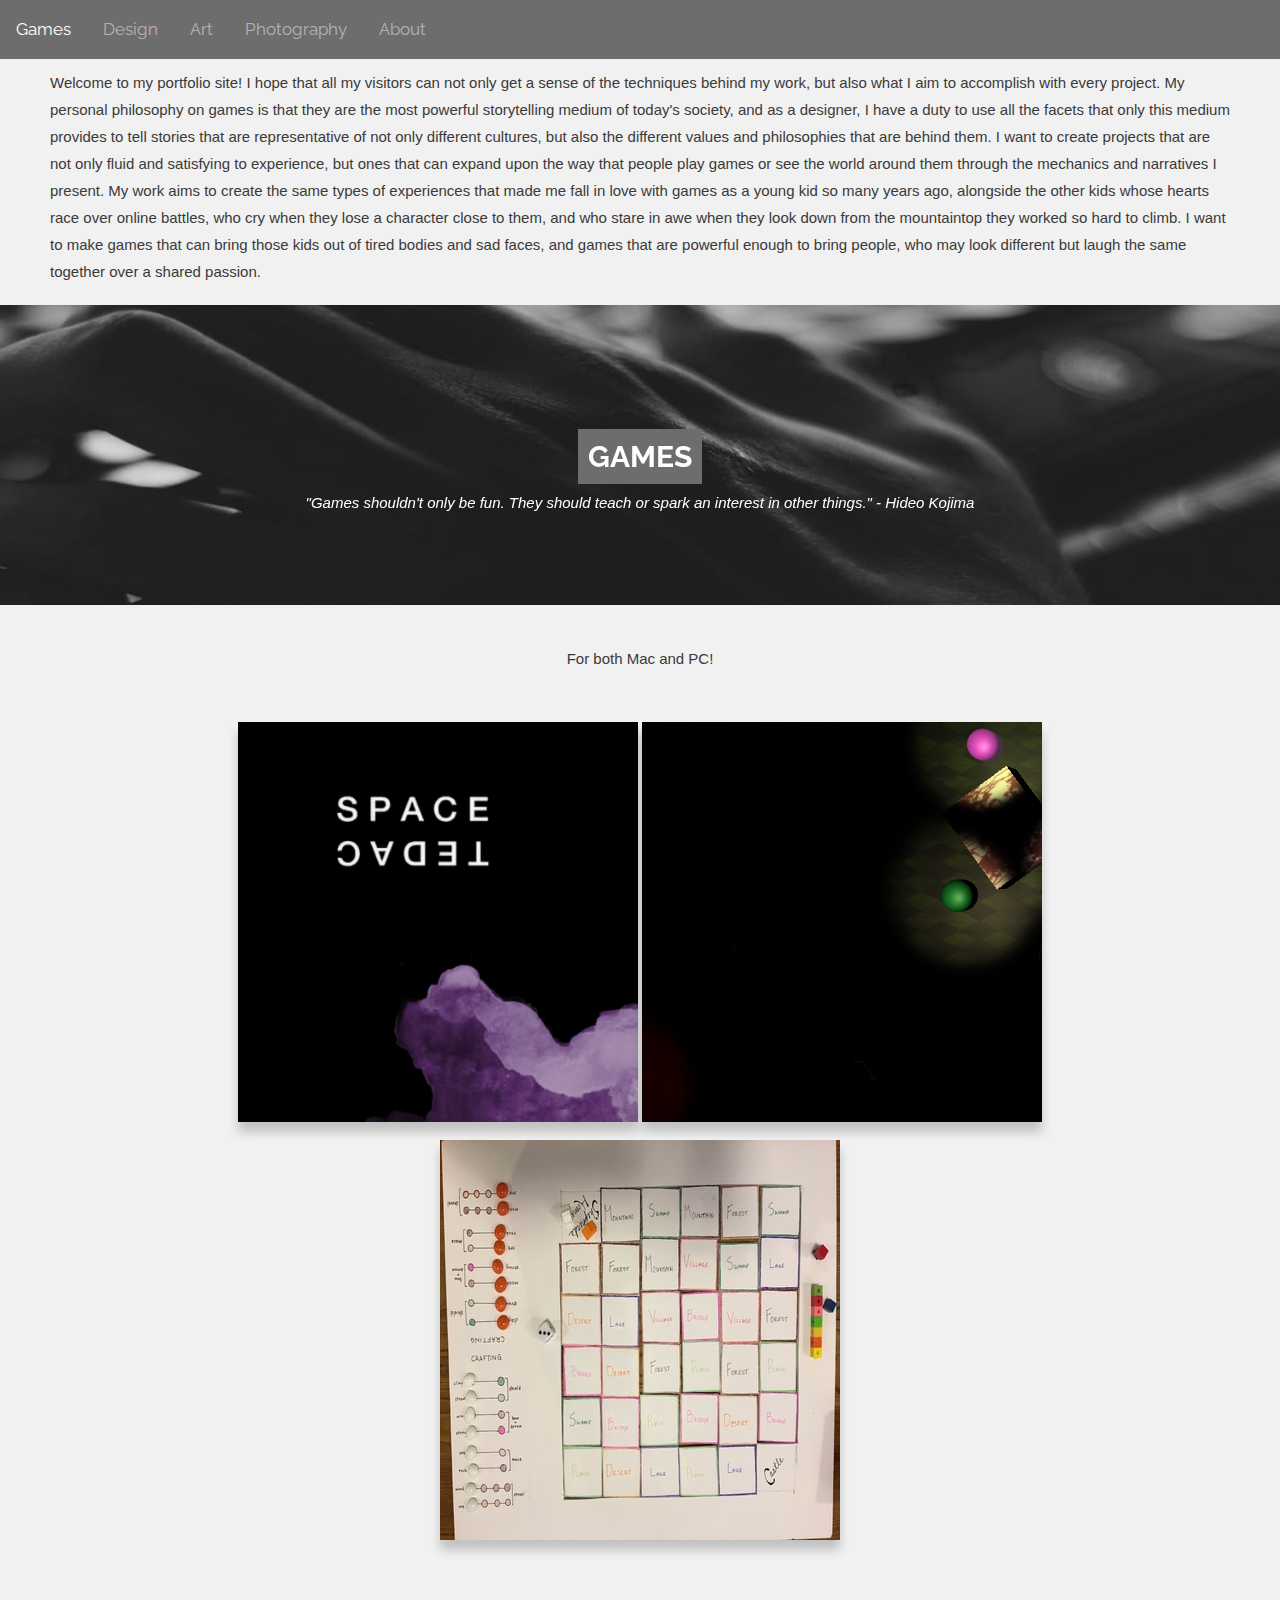
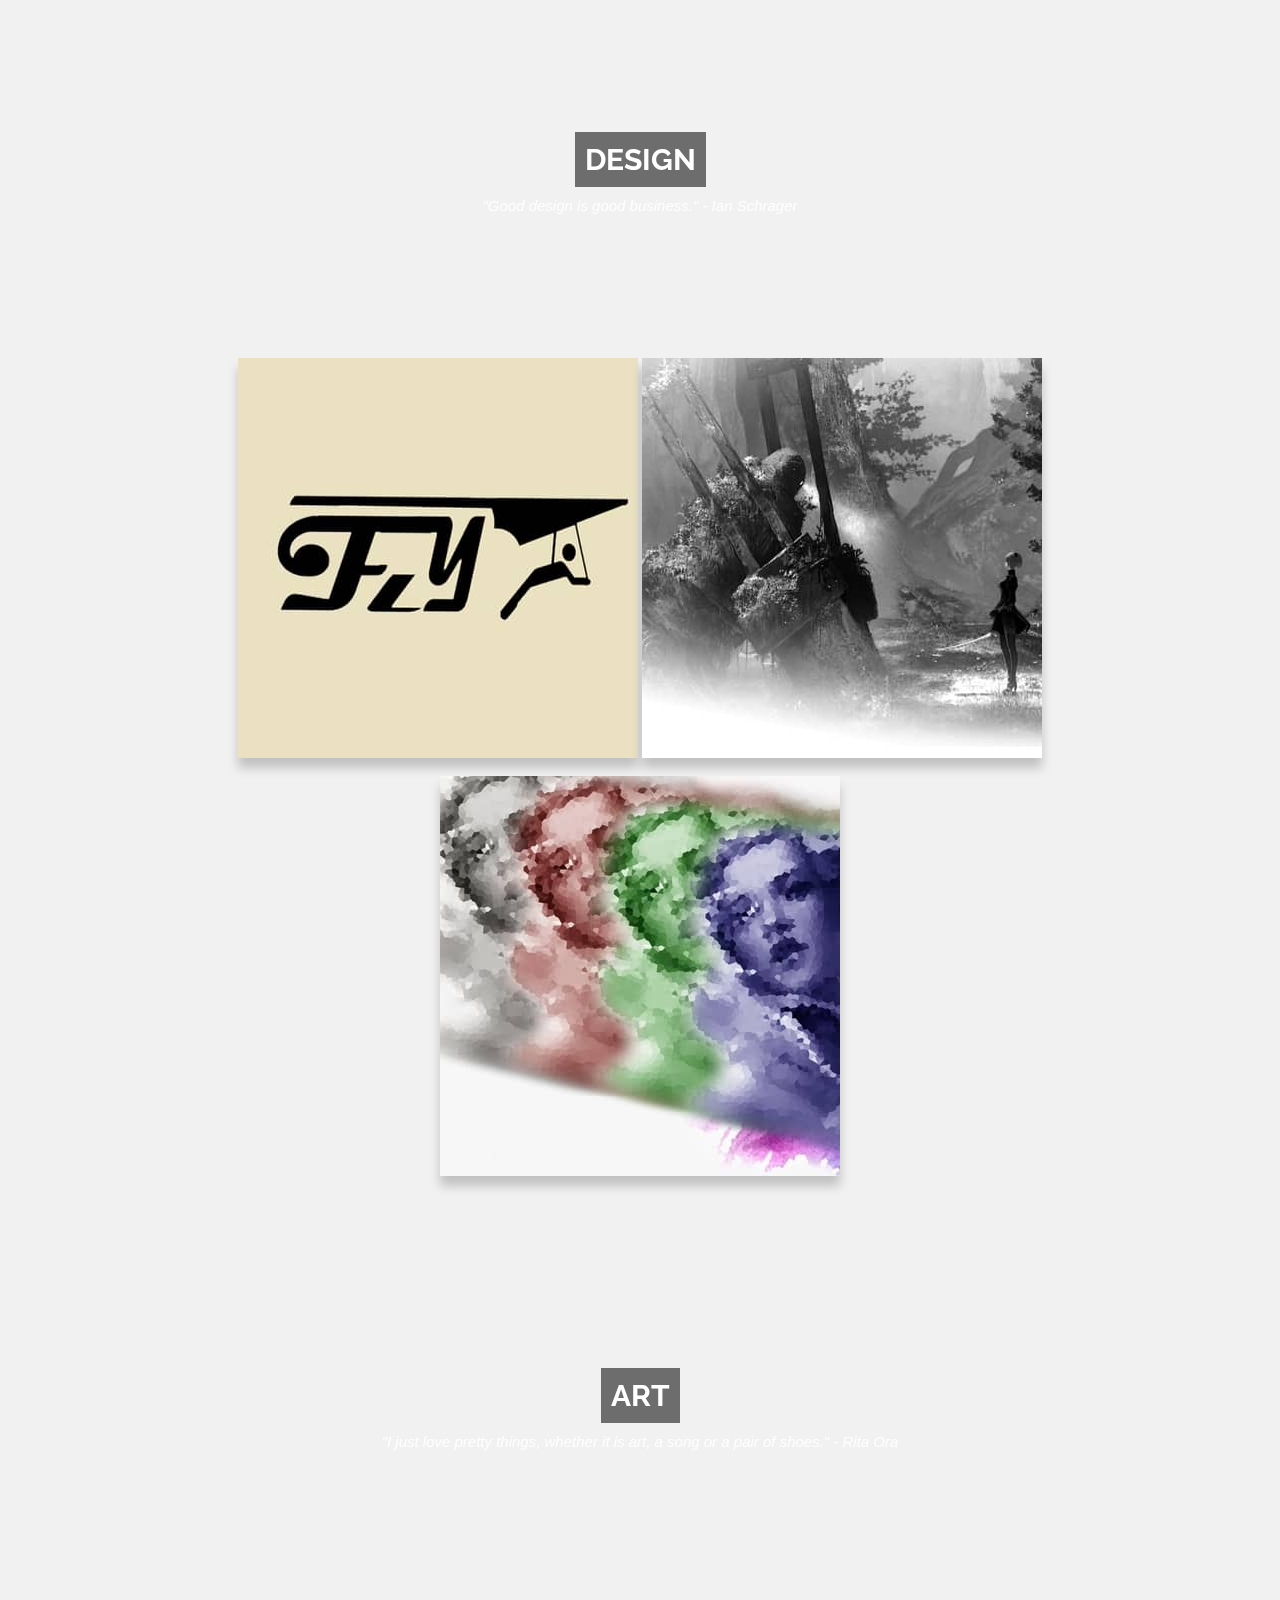
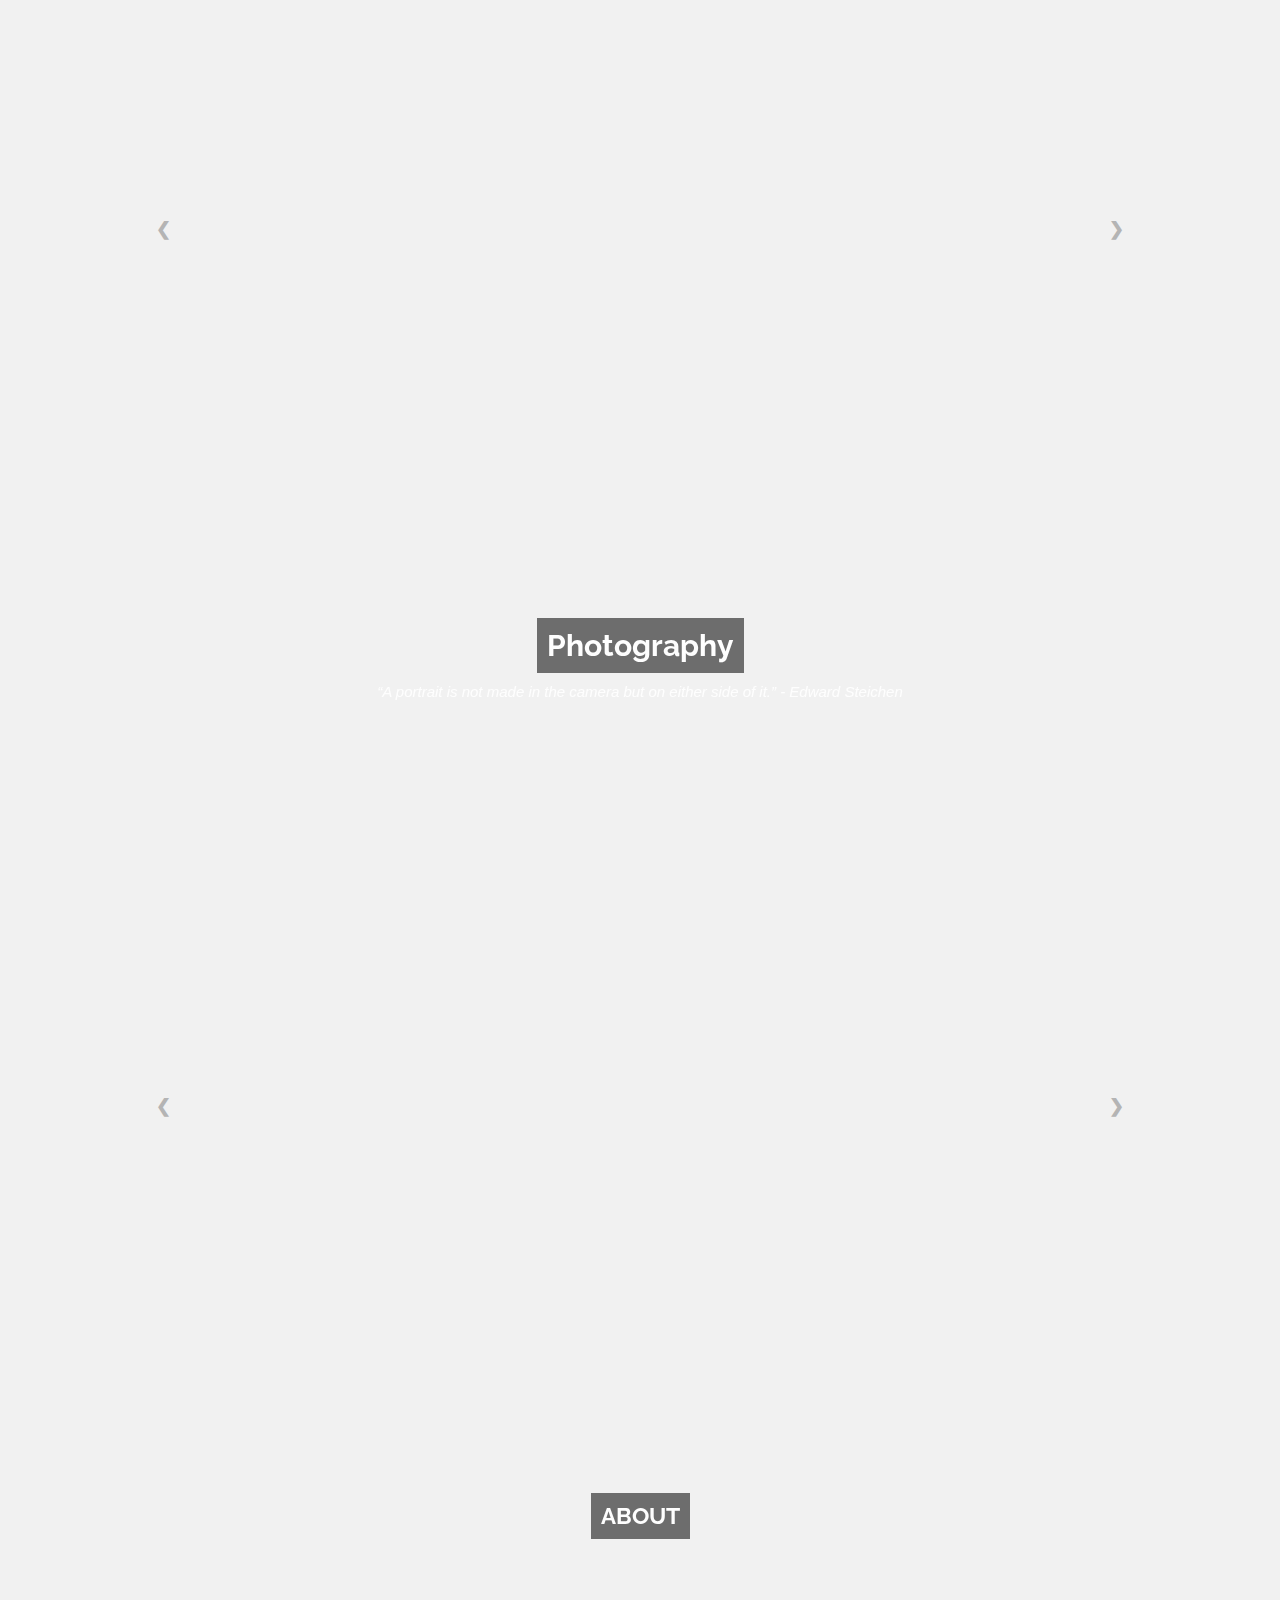
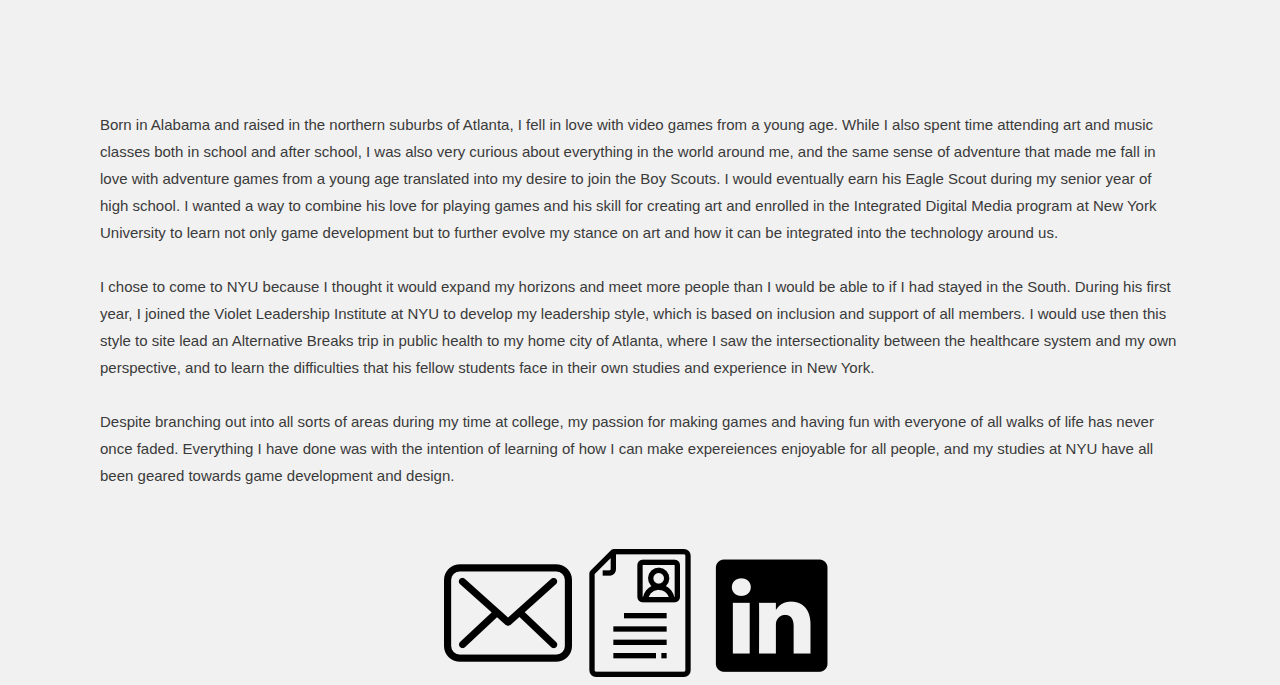
<file: Final/danio/index.html>
<!-- 
(•_•)
( •_•)>⌐■-■
(⌐■_■)
 -->

<!-- make all sections about games -->

<!DOCTYPE html>
<html>
<head>
	<link rel="stylesheet" type="text/css" href="main.css">
	<link href="https://fonts.googleapis.com/css?family=Raleway" rel="stylesheet">
	<meta name="description" content="The portfolio site of Daniel Jiang">
	<meta name="viewport" content="width=device-width, initial-scale=1.0">
	<meta charset="UTF-8">
	<meta name="author" content="Daniel Jiang">
	<!-- <script src="anime.min.js"></script> -->
	<title>Daniel Jiang</title>

	<script>
		function icon() {
    		var x = document.getElementById("myTopnav");
   			 if (x.className === "topnav") {
       			x.className += " responsive";
    		} else {
        		x.className = "topnav";
    		}
		}
	</script>

	<script>
		var slideIndex = [1,1];
		var slideId = ["mySlides1", "mySlides2"]
		showSlides(1, 0);
		showSlides(1, 1);

		function plusSlides(n, no) {
		  showSlides(slideIndex[no] += n, no);
		}

		function showSlides(n, no) {
		  var i;
		  var x = document.getElementsByClassName(slideId[no]);
		  if (n > x.length) {slideIndex[no] = 1}    
		  if (n < 1) {slideIndex[no] = x.length}
		  for (i = 0; i < x.length; i++) {
		     x[i].style.display = "none";  
		  }
		  x[slideIndex[no]-1].style.display = "block";  
		}
	</script>

	<script	src="https://ajax.googleapis.com/ajax/libs/jquery/3.3.1/jquery.min.js"></script>
	<script>
		$(document).ready(function(){
		  // Add smooth scrolling to all links
		  $("a").on('click', function(event) {

		    // Make sure this.hash has a value before overriding default behavior
		    if (this.hash !== "") {
		      	// Prevent default anchor click behavior
		      	event.preventDefault();

		     	// Store hash
		      	var hash = this.hash;

		      	// Using jQuery's animate() method to add smooth page scroll
		      	// The optional number (800) specifies the number of milliseconds it takes to scroll to the specified area
		      	$('html, body').animate({
		        	scrollTop: $(hash).offset().top
		      	}, 1000, function(){
		   
		        // Add hash (#) to URL when done scrolling (default click behavior)
		        window.location.hash = hash;
		      });
		    } // End if
		  });
		});
	</script>
</head>

<body>
	<nav>
		<div class="topnav" id="myTopnav">	
			<a href="#games">Games</a>
			<a href="#design">Design</a>
			<a href="#art">Art</a>
			<a href="#photo">Photography</a>
			<a href="#about">About</a>
			<a href="javascript:void(0);" style="font-size:15px;" class="icon" onclick="icon()">&#9776;</a>		
		</div>
	</nav>
	<br>
	<br>
	<div>
		<p style="padding-bottom: 20px; padding-top: 15px">Welcome to my portfolio site! I hope that all my visitors can not only get a sense of the techniques behind my work, but also what I aim to accomplish with every project. My personal philosophy on games is that they are the most powerful storytelling medium of today's society, and as a designer, I have a duty to use all the facets that only this medium provides to tell stories that are representative of not only different cultures, but also the different values and philosophies that are behind them. I want to create projects that are not only fluid and satisfying to experience, but ones that can expand upon the way that people play games or see the world around them through the mechanics and narratives I present. My work aims to create the same types of experiences that made me fall in love with games as a young kid so many years ago, alongside the other kids whose hearts race over online battles, who cry when they lose a character close to them, and who stare in awe when they look down from the mountaintop they worked so hard to climb. I want to make games that can bring those kids out of tired bodies and sad faces, and games that are powerful enough to bring people, who may look different but laugh the same together over a shared passion.</p>
	</div>

	<div class="parallax1" id="games">
		<div class="caption"><h1><span style="padding:10px;"> GAMES </span></h1></div>
		<div class="quote"><p><i>"Games shouldn't only be fun. They should teach or spark an interest in other things." - Hideo Kojima</i></p></div>
	</div>

	<p style="text-align: center; padding-top: 40px;">For both Mac and PC!</p>
	
	<div style="text-align:center;padding:50px 80px;text-align: center;" style="float:left">
		<div class="container">
			<img src="spacecadet.png" class="image" style="object-fit: fill;">
			<div class="overlay">
				<div class="text">Space Cadet</div>
				<div class="container-caption">Simulation of Psychedelic Trip
					<br>
					<a href="http://www.mediafire.com/file/p4uu12utg122lhx/windowsbuild.zip" target="_blank">Download</a>
					<br>
					<a href="https://github.com/SenSaiyan/spacecadet" target="_blank">Github</a>
				</div>
			</div>
		</div>
		<div class="container">
			<img src="noct.png" class="image">
			<div class="overlay">
				<div class="text">Noct</div>
				<div class="container-caption" style="padding: 10px;">Couch multiplayer game where players take turns becoming a monster, requires PlayStation 4 controllers
					<br>
					<a href="https://github.com/SenSaiyan/noct" target="_blank">Github</a>
				</div>
			</div>
		</div>
		<div class="container">
			<img src="singing_bone.jpg" class="image">
			<div class="overlay">
				<div class="text">Singing Bone</div>
				<div class="container-caption" style="padding: 10px;">Board game based loosely on the fable <i>The Singing Bone</i>.
					<br>
					<a href="https://docs.google.com/document/d/1Qgjcfd0Z-yGKHJTrM7nmBRCty6FpMqksdP1CI_wAZpo/edit?usp=sharing" target="_blank">Instructions</a>
				</div>
			</div>
		</div>
	</div>

	<div class="parallax2" id="design">
		<div class="caption"><h1><span style="padding:10px;"> DESIGN </span></h1></div>
		<div class="quote"><p><i>"Good design is good business." - Ian Schrager</i></p></div>
	</div>	
	<div style="text-align:center;padding:50px 80px;text-align: center;" style="float:left">
		<div class="container">
			<a href="danieljiang-logoorbrand.png">
			<img src="thumbnails/danieljiang_logoorbr_esXpx.jpg" class="image">
			<div class="overlay">
				<div class="text">Fly Branding</div>
				<div class="container-caption">Mock Branding for Clothing Line</div>
			</div>
		</a>
		</div>
		<div class="container">
			<a href="danieljiang-poster.png">
			<img src="thumbnails/nier.jpg" class="image">
			<div class="overlay">
				<div class="text">Designathon Poster</div>
				<div class="container-caption">Entry in NYU's Digital Art Club's 2017 Designathon</div>
			</div>
		</a>
		</div>
		<div class="container">
			<a href="danieljiang-posterorad.png">
			<img src="thumbnails/pen.jpg" class="image">
			<div class="overlay">
				<div class="text">Designathon Ad</div>
				<div class="container-caption">Entry in NYU's Digital Art Club's 2017 Designathon</div>
			</div>
		</a>
		</div>
	</div>

	<!-- change to pantone strips image instead -->
	<div class="parallax3" id="art">
		<div class="caption"><h1><span style="padding:10px;"> ART </span></h1></div>
		<div class="quote"><p><i>"I just love pretty things, whether it is art, a song or a pair of shoes." - Rita Ora</i></p></div>
	</div>

	<div style="text-align:center;padding:50px 80px;text-align: center;" style="float:left">
		<div class="slideshow-container">
			<div class="mySlides1">
				<div class="container">
					<a href="Play Time.JPG">
						<img src="thumbnails/play_time.jpg" class="image" style="">
						<div class="overlay">
							<div class="text">Playtime</div>
							<div class="container-caption">Color Pencil on Paper, Winner of 2011 Scholastic Art and Writing Awards Silver Key</div>
						</div>
					</a>
				</div>
			</div>
			<div class="mySlides1">
			 	<div class="container">
			 		<a href="3D Modeling for Games.jpg">
			 			<img src="thumbnails/tanks.jpg" class="image" style="">
			 			<div class="overlay">
			 				<div class="text">Tanks</div>
			 				<div class="container-caption">Maya, SCAD Summer Seminar 2011</div>
			 			</div>
			 		</a>
			 	</div>
			</div>

			<div class="mySlides1">
			  	<div class="container">
			  		<a href="Daniel Jiang 1.JPG">
			  			<img src="thumbnails/patagonia.jpg" class="image" style="">
			  			<div class="overlay">
			  				<div class="text">Patagonia</div>
			  				<div class="container-caption">Graphite and Color Pencil on Paper</div>
			  			</div>
			  		</a>
			  	</div>
			</div>
			<div class="mySlides1">
				<div class="container">
					<a href="Daniel Jiang 2.JPG">
						<img src="thumbnails/heat.jpg" class="image" style="">
						<div class="overlay">
							<div class="text">Heat</div>
							<div class="container-caption">Photoshop, SCAD Summer Seminar 2013</div>
						</div>
					</a>
				</div>
			</div>
			<div class="mySlides1">
				<div class="container">
					<a href="Daniel Jiang 3.JPG">
						<img src="thumbnails/fats.jpg" class="image" style="">
						<div class="overlay">
							<div class="text">Fats</div>
							<div class="container-caption">Clay, SCAD Summer Seminar 2013</div>
						</div>
					</a>
				</div>
			</div>
			<div class="mySlides1">
				<div class="container">
					<a href="DSCN7576.JPG">
						<img src="thumbnails/dive.jpg" class="image" style="">
						<div class="overlay">
							<div class="text">Dive</div>
							<div class="container-caption">Watercolor on Paper</div>
						</div>
					</a>
				</div>
			</div>
			<div class="mySlides1">
				<div class="container">
					<a href="DSCN7577.JPG">
						<img src="thumbnails/sun.jpg" class="image" style="">
						<div class="overlay">
							<div class="text">End of Days</div>
							<div class="container-caption">Watercolor and Color Pencil on Paper</div>
						</div>
					</a>
				</div>
			</div>

			<div class="mySlides1">
				<div class="container">
					<a href="IMG_3319.JPG">
						<img src="thumbnails/peppers.jpg" class="image" style="">
						<div class="overlay">
							<div class="text">The Red</div>
							<div class="container-caption">Graphite and Color Pencil on Paper</div>
						</div>
					</a>
				</div>
			</div>

			<div class="mySlides1">
				<div class="container">
					<a href="IMG_3321.JPG">
						<img src="thumbnails/food.jpg" class="image" style="">
						<div class="overlay">
							<div class="text">Groceries</div>
							<div class="container-caption">Graphite and Color Pencil on Paper</div>
						</div>
					</a>
				</div>
			</div>

			<div class="mySlides1">
				<div class="container">
					<a href="IMG_3324.JPG">
						<img src="thumbnails/watercolor.jpg" class="image" style="">
						<div class="overlay">
							<div class="text">Pathway</div>
							<div class="container-caption">Watercolor on Paper</div>
						</div>
					</a>
				</div>
			</div>

			<div class="mySlides1">
				<div class="container">
					<a href="IMG_3329.JPG">
						<img src="thumbnails/interior.jpg" class="image" style="">
						<div class="overlay">
							<div class="text">Building Interior</div>
							<div class="container-caption">Ink and Color Pencil on Paper</div>
						</div>
					</a>
				</div>
			</div>

			<a class="prev unselectable" onclick="plusSlides(-1, 0)" unselectable="on">&#10094;</a>
			<a class="next unselectable" onclick="plusSlides(1, 0)" unselectable="on">&#10095;</a>

		</div>
	</div>
		
	<div class="parallax5" id="photo">
		<div class="caption"><h1><span style="padding:10px;"> Photography </span></h1></div>
		<div class="quote"><p><i>“A portrait is not made in the camera but on either side of it.” - Edward Steichen</i></p></div>
	</div>
	<br style="padding: 0px;">
	<div style="text-align:center;padding:50px 80px;text-align: center;" style="float:left">
		<div class="slideshow-container">
			<div class="mySlides2">
			  	<a href="_MG_1020.JPG" target="_blank" style="box-shadow: 0 10px 10px 0 rgba(0,0,0,0.2);">
			  		<img src="thumbnails/icecream.jpg" style="">
				</a>
			</div>

			<div class="mySlides2">
			 	<a href="_MG_1021.JPG" target="_blank" style="box-shadow: 0 10px 10px 0 rgba(0,0,0,0.2);">
			 		<img src="thumbnails/car.jpg" style="">
				</a>
			</div>

			<div class="mySlides2">
			  	<a href="Hopeless.png" target="_blank" style="box-shadow: 0 10px 10px 0 rgba(0,0,0,0.2);">
			  		<img src="thumbnails/hopeless.jpg" style="">
			  	</a>
			</div>
			<div class="mySlides2">
				<a href="halal1.jpg" target="_blank" style="box-shadow: 0 10px 10px 0 rgba(0,0,0,0.2);">
					<img src="thumbnails/halal1.jpg" style="">
				</a>
			</div>
			<div class="mySlides2">
				<a href="IMG_0201.jpg" target="_blank" style="box-shadow: 0 10px 10px 0 rgba(0,0,0,0.2);">
					<img src="thumbnails/waffles.jpg" style="">
				</a>
			</div>
			<div class="mySlides2">
				<a href="Nicole's Gift.png" target="_blank" style="box-shadow: 0 10px 10px 0 rgba(0,0,0,0.2);">
					<img src="thumbnails/nicole_s_gift.jpg" style="">
				</a>
			</div>
			<div class="mySlides2">
				<a href="parttime.jpg" target="_blank" style="box-shadow: 0 10px 10px 0 rgba(0,0,0,0.2);">
					<img src="thumbnails/parttime.jpg" style="">
				</a>
			</div>

			<a class="prev unselectable" onclick="plusSlides(-1, 1)" unselectable="on">&#10094;</a>
			<a class="next unselectable" onclick="plusSlides(1, 1)" unselectable="on">&#10095;</a>

		</div>
	</div>

	<div class="parallax4" id="about">
		<div class="caption"><h2><span style="padding:10px;"> ABOUT </span></h2></div>
	</div>

	<div>
		<p style="padding-left: 100px; padding-right: 100px; padding-top: 40px; padding-bottom: 60px;">
			<!-- too generic, stick with games -->
			<!-- get rid of high school -->
			<!-- read back -->
			Born in Alabama and raised in the northern suburbs of Atlanta, I fell in love with video games from a young age. While I also spent time attending art and music classes both in school and after school, I was also very curious about everything in the world around me, and the same sense of adventure that made me fall in love with adventure games from a young age translated into my desire to join the Boy Scouts. I would eventually earn his Eagle Scout during my senior year of high school. I wanted a way to combine his love for playing games and his skill for creating art and enrolled in the Integrated Digital Media program at New York University to learn not only game development but to further evolve my stance on art and how it can be integrated into the technology around us.
			<br>
			<br>
			<!-- elaborate on AB/site leading -->
			<!-- reduce redundancy -->
			<!-- bio too over the place, focus on one thing -->
			<!-- tailor bio -->
			I chose to come to NYU because I thought it would expand my horizons and meet more people than I would be able to if I had stayed in the South. During his first year, I joined the Violet Leadership Institute at NYU to develop my leadership style, which is based on inclusion and support of all members. I would use then this style to site lead an Alternative Breaks trip in public health to my home city of Atlanta, where I saw the intersectionality between the healthcare system and my own perspective, and to learn the difficulties that his fellow students face in their own studies and experience in New York.
			<br>
			<br>
			Despite branching out into all sorts of areas during my time at college, my passion for making games and having fun with everyone of all walks of life has never once faded. Everything I have done was with the intention of learning of how I can make expereiences enjoyable for all people, and my studies at NYU have all been geared towards game development and design.</p>
	</div>

	<div style="display: inline-block; text-align: center; width: 100%;">
		<a href="mailto:djj286@nyu.edu" target="_blank">
			<img src="mail.png">
		</a>
		<a href="Daniel_Jiang_Resume.pdf" target="_blank">
			<img src="resume.png">
		</a>
		<a href="https://www.linkedin.com/in/daniel-jiang-a4165b12a/" target="_blank">
			<img src="linkedin.png">
		</a>
	</div>
</body>
</html>
</file>
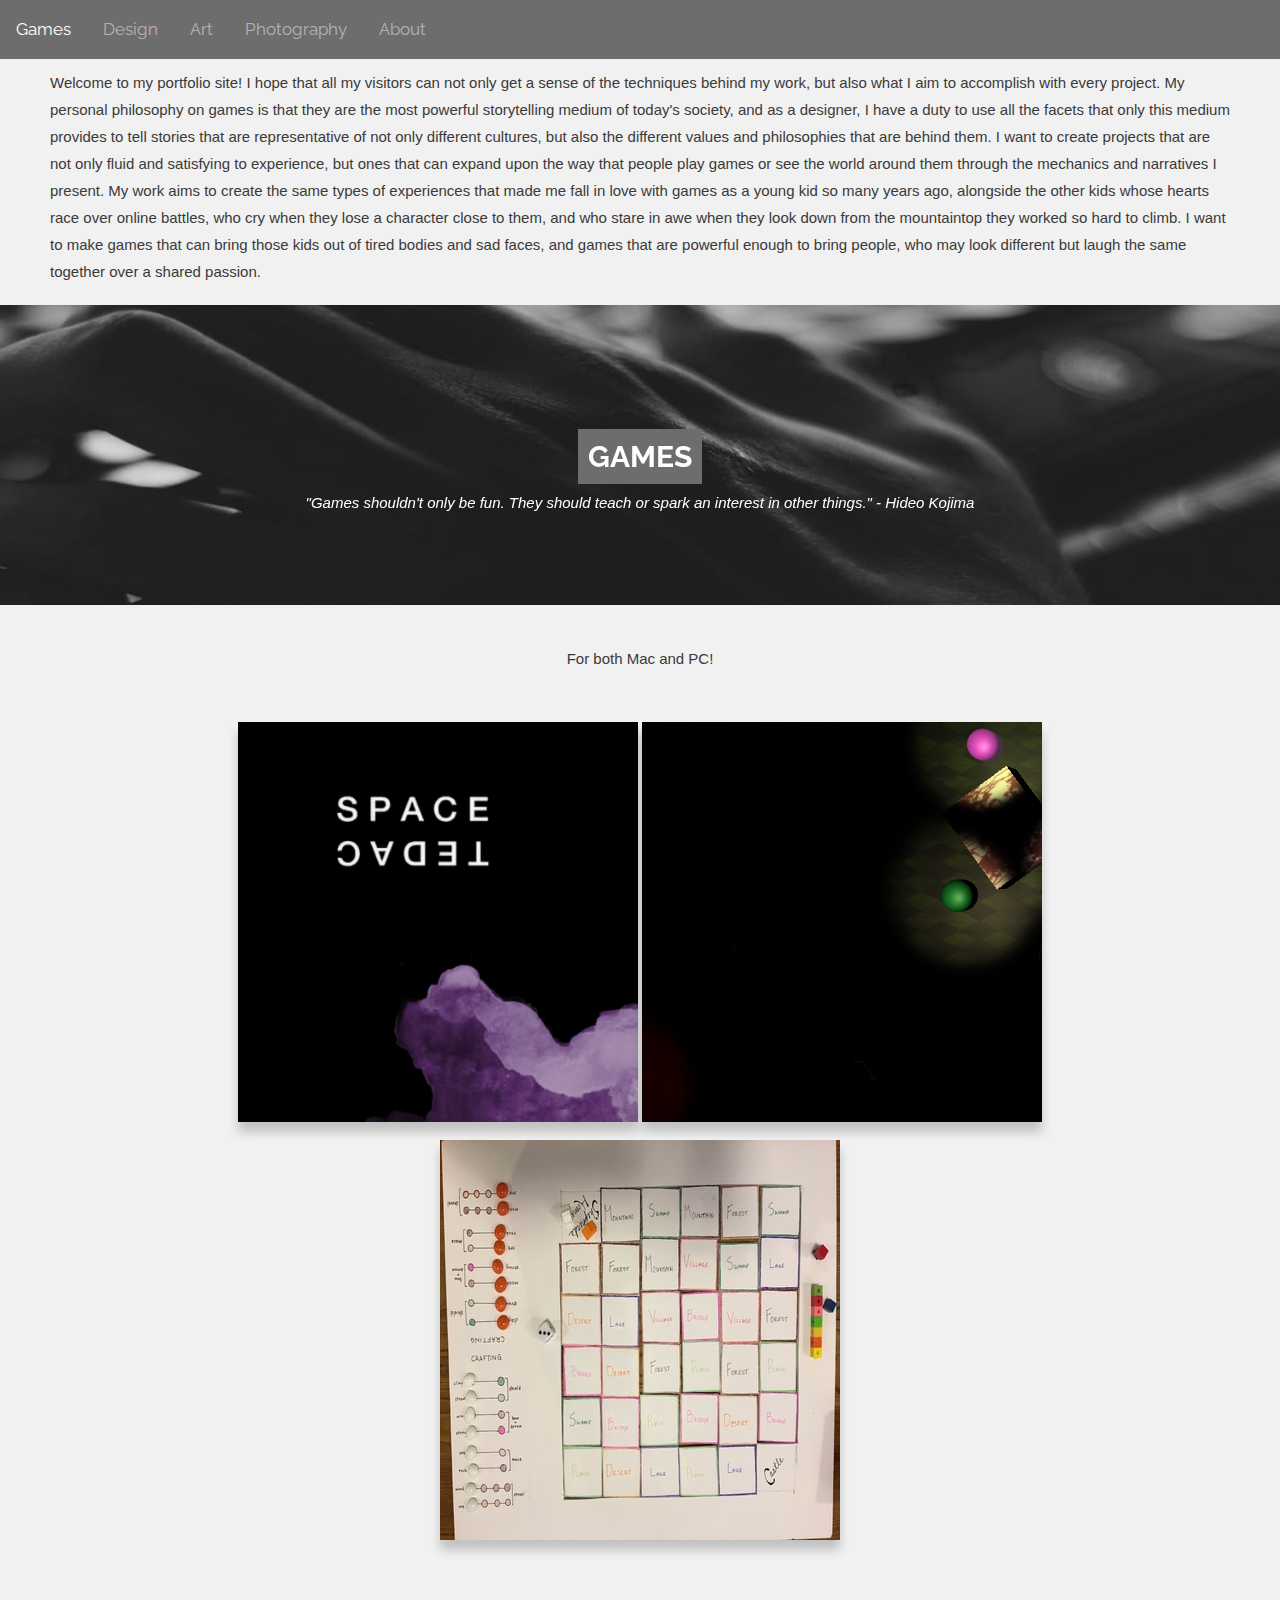
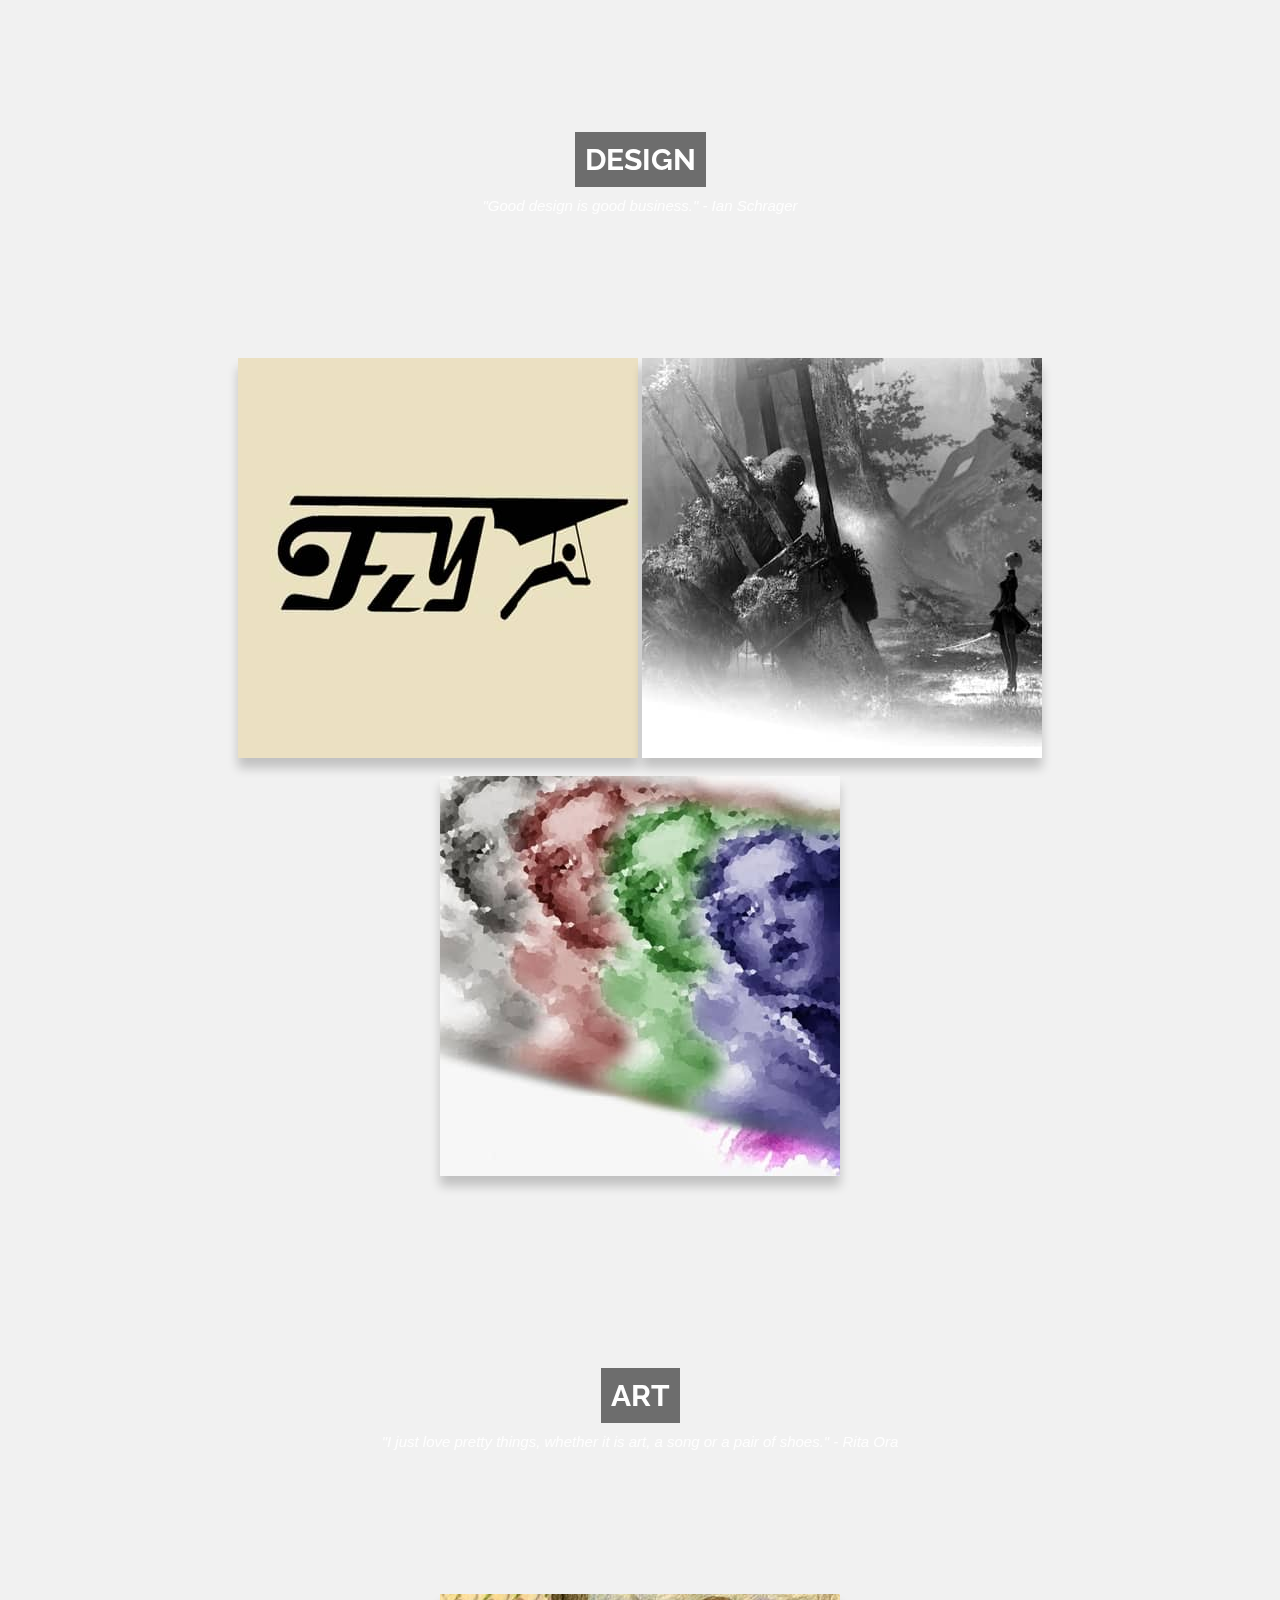
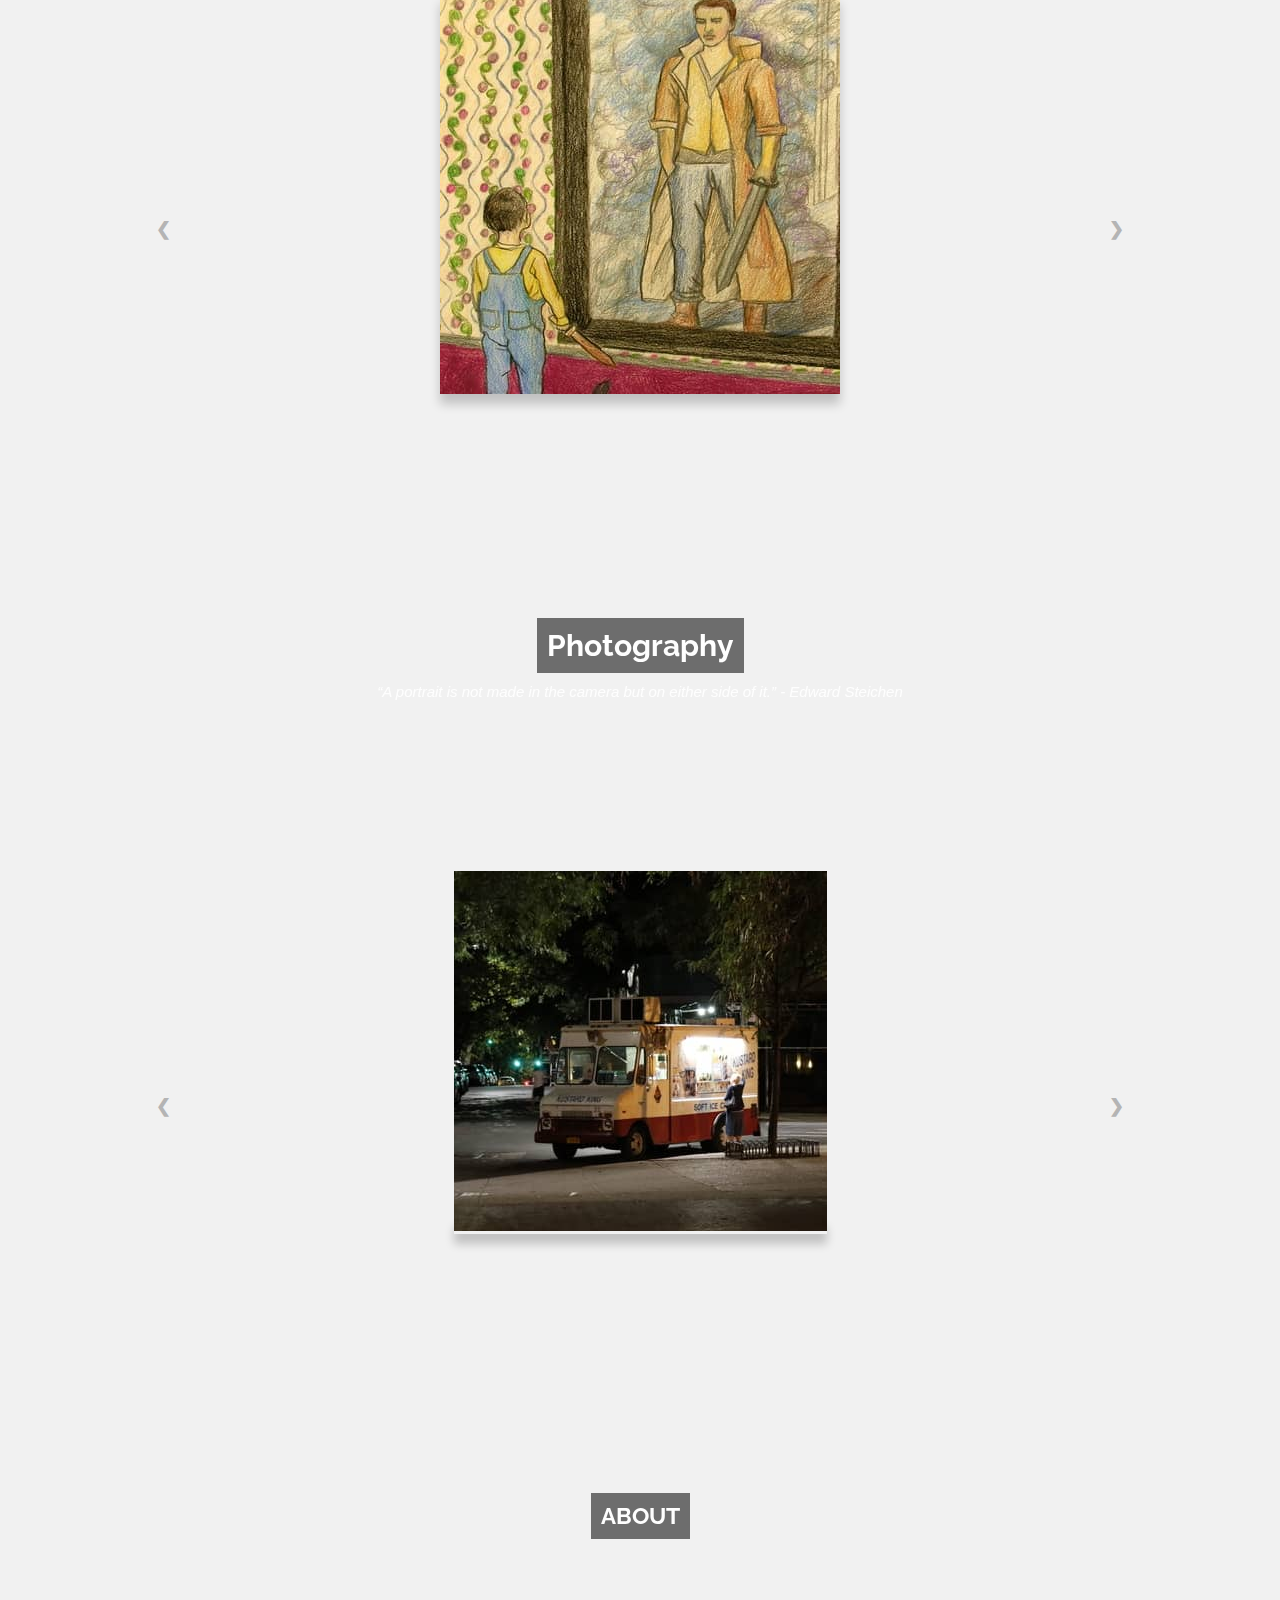
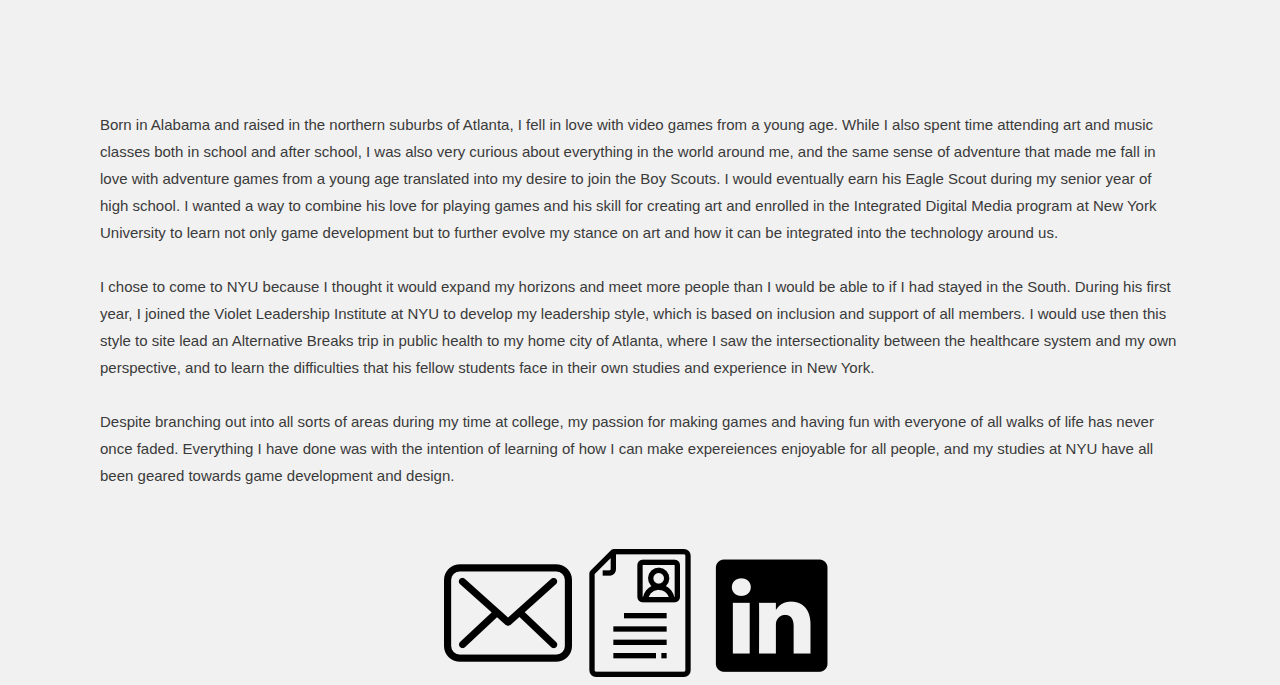
<file: Midterm/danio/index.html>
<!-- 
(•_•)
( •_•)>⌐■-■
(⌐■_■)
 -->

<!-- make all sections about games -->

<!DOCTYPE html>
<html>
<head>
	<link rel="stylesheet" type="text/css" href="main.css">
	<link href="https://fonts.googleapis.com/css?family=Raleway" rel="stylesheet">
	<meta name="description" content="The portfolio site of Daniel Jiang">
	<meta name="viewport" content="width=device-width, initial-scale=1.0">
	<meta charset="UTF-8">
	<meta name="author" content="Daniel Jiang">
	<!-- <script src="anime.min.js"></script> -->
	<title>Daniel Jiang</title>

	<script>
		function icon() {
    		var x = document.getElementById("myTopnav");
   			 if (x.className === "topnav") {
       			x.className += " responsive";
    		} else {
        		x.className = "topnav";
    		}
		}
	</script>

	

	<script	src="https://ajax.googleapis.com/ajax/libs/jquery/3.3.1/jquery.min.js"></script>
	<script>
		$(document).ready(function(){
		  // Add smooth scrolling to all links
		  $("a").on('click', function(event) {

		    // Make sure this.hash has a value before overriding default behavior
		    if (this.hash !== "") {
		      	// Prevent default anchor click behavior
		      	event.preventDefault();

		     	// Store hash
		      	var hash = this.hash;

		      	// Using jQuery's animate() method to add smooth page scroll
		      	// The optional number (800) specifies the number of milliseconds it takes to scroll to the specified area
		      	$('html, body').animate({
		        	scrollTop: $(hash).offset().top
		      	}, 1000, function(){
		   
		        // Add hash (#) to URL when done scrolling (default click behavior)
		        window.location.hash = hash;
		      });
		    } // End if
		  });
		});
	</script>
</head>

<body>
	<nav>
		<div class="topnav" id="myTopnav">	
			<a href="#games">Games</a>
			<a href="#design">Design</a>
			<a href="#art">Art</a>
			<a href="#photo">Photography</a>
			<a href="#about">About</a>
			<a href="javascript:void(0);" style="font-size:15px;" class="icon" onclick="icon()">&#9776;</a>		
		</div>
	</nav>
	<br>
	<br>
	<div>
		<p style="padding-bottom: 20px; padding-top: 15px">Welcome to my portfolio site! I hope that all my visitors can not only get a sense of the techniques behind my work, but also what I aim to accomplish with every project. My personal philosophy on games is that they are the most powerful storytelling medium of today's society, and as a designer, I have a duty to use all the facets that only this medium provides to tell stories that are representative of not only different cultures, but also the different values and philosophies that are behind them. I want to create projects that are not only fluid and satisfying to experience, but ones that can expand upon the way that people play games or see the world around them through the mechanics and narratives I present. My work aims to create the same types of experiences that made me fall in love with games as a young kid so many years ago, alongside the other kids whose hearts race over online battles, who cry when they lose a character close to them, and who stare in awe when they look down from the mountaintop they worked so hard to climb. I want to make games that can bring those kids out of tired bodies and sad faces, and games that are powerful enough to bring people, who may look different but laugh the same together over a shared passion.</p>
	</div>

	<div class="parallax1" id="games">
		<div class="caption"><h1><span style="padding:10px;"> GAMES </span></h1></div>
		<div class="quote"><p><i>"Games shouldn't only be fun. They should teach or spark an interest in other things." - Hideo Kojima</i></p></div>
	</div>

	<p style="text-align: center; padding-top: 40px;">For both Mac and PC!</p>
	
	<div style="text-align:center;padding:50px 80px;text-align: center;" style="float:left">
		<div class="container">
			<img src="spacecadet.png" class="image" style="object-fit: fill;">
			<div class="overlay">
				<div class="text">Space Cadet</div>
				<div class="container-caption">Simulation of Psychedelic Trip
					<br>
					<a href="http://www.mediafire.com/file/p4uu12utg122lhx/windowsbuild.zip" target="_blank">Download</a>
					<br>
					<a href="https://github.com/SenSaiyan/spacecadet" target="_blank">Github</a>
				</div>
			</div>
		</div>
		<div class="container">
			<img src="noct.png" class="image">
			<div class="overlay">
				<div class="text">Noct</div>
				<div class="container-caption" style="padding: 10px;">Couch multiplayer game where players take turns becoming a monster, requires PlayStation 4 controllers
					<br>
					<a href="https://github.com/SenSaiyan/noct" target="_blank">Github</a>
				</div>
			</div>
		</div>
		<div class="container">
			<img src="singing_bone.jpg" class="image">
			<div class="overlay">
				<div class="text">Singing Bone</div>
				<div class="container-caption" style="padding: 10px;">Board game based loosely on the fable <i>The Singing Bone</i>.
					<br>
					<a href="https://docs.google.com/document/d/1Qgjcfd0Z-yGKHJTrM7nmBRCty6FpMqksdP1CI_wAZpo/edit?usp=sharing" target="_blank">Instructions</a>
				</div>
			</div>
		</div>
	</div>

	<div class="parallax2" id="design">
		<div class="caption"><h1><span style="padding:10px;"> DESIGN </span></h1></div>
		<div class="quote"><p><i>"Good design is good business." - Ian Schrager</i></p></div>
	</div>	
	<div style="text-align:center;padding:50px 80px;text-align: center;" style="float:left">
		<div class="container">
			<a href="danieljiang-logoorbrand.png">
			<img src="thumbnails/danieljiang_logoorbr_esXpx.jpg" class="image">
			<div class="overlay">
				<div class="text">Fly Branding</div>
				<div class="container-caption">Mock Branding for Clothing Line</div>
			</div>
		</a>
		</div>
		<div class="container">
			<a href="danieljiang-poster.png">
			<img src="thumbnails/nier.jpg" class="image">
			<div class="overlay">
				<div class="text">Designathon Poster</div>
				<div class="container-caption">Entry in NYU's Digital Art Club's 2017 Designathon</div>
			</div>
		</a>
		</div>
		<div class="container">
			<a href="danieljiang-posterorad.png">
			<img src="thumbnails/pen.jpg" class="image">
			<div class="overlay">
				<div class="text">Designathon Ad</div>
				<div class="container-caption">Entry in NYU's Digital Art Club's 2017 Designathon</div>
			</div>
		</a>
		</div>
	</div>

	<!-- change to pantone strips image instead -->
	<div class="parallax3" id="art">
		<div class="caption"><h1><span style="padding:10px;"> ART </span></h1></div>
		<div class="quote"><p><i>"I just love pretty things, whether it is art, a song or a pair of shoes." - Rita Ora</i></p></div>
	</div>

	<div style="text-align:center;padding:50px 80px;text-align: center;" style="float:left">
		<div class="slideshow-container">
			<div class="mySlides1">
				<div class="container">
					<a href="Play Time.JPG">
						<img src="thumbnails/play_time.jpg" class="image" style="">
						<div class="overlay">
							<div class="text">Playtime</div>
							<div class="container-caption">Color Pencil on Paper, Winner of 2011 Scholastic Art and Writing Awards Silver Key</div>
						</div>
					</a>
				</div>
			</div>
			<div class="mySlides1">
			 	<div class="container">
			 		<a href="3D Modeling for Games.jpg">
			 			<img src="thumbnails/tanks.jpg" class="image" style="">
			 			<div class="overlay">
			 				<div class="text">Tanks</div>
			 				<div class="container-caption">Maya, SCAD Summer Seminar 2011</div>
			 			</div>
			 		</a>
			 	</div>
			</div>

			<div class="mySlides1">
			  	<div class="container">
			  		<a href="Daniel Jiang 1.JPG">
			  			<img src="thumbnails/patagonia.jpg" class="image" style="">
			  			<div class="overlay">
			  				<div class="text">Patagonia</div>
			  				<div class="container-caption">Graphite and Color Pencil on Paper</div>
			  			</div>
			  		</a>
			  	</div>
			</div>
			<div class="mySlides1">
				<div class="container">
					<a href="Daniel Jiang 2.JPG">
						<img src="thumbnails/heat.jpg" class="image" style="">
						<div class="overlay">
							<div class="text">Heat</div>
							<div class="container-caption">Photoshop, SCAD Summer Seminar 2013</div>
						</div>
					</a>
				</div>
			</div>
			<div class="mySlides1">
				<div class="container">
					<a href="Daniel Jiang 3.JPG">
						<img src="thumbnails/fats.jpg" class="image" style="">
						<div class="overlay">
							<div class="text">Fats</div>
							<div class="container-caption">Clay, SCAD Summer Seminar 2013</div>
						</div>
					</a>
				</div>
			</div>
			<div class="mySlides1">
				<div class="container">
					<a href="DSCN7576.JPG">
						<img src="thumbnails/dive.jpg" class="image" style="">
						<div class="overlay">
							<div class="text">Dive</div>
							<div class="container-caption">Watercolor on Paper</div>
						</div>
					</a>
				</div>
			</div>
			<div class="mySlides1">
				<div class="container">
					<a href="DSCN7577.JPG">
						<img src="thumbnails/sun.jpg" class="image" style="">
						<div class="overlay">
							<div class="text">End of Days</div>
							<div class="container-caption">Watercolor and Color Pencil on Paper</div>
						</div>
					</a>
				</div>
			</div>

			<div class="mySlides1">
				<div class="container">
					<a href="IMG_3319.JPG">
						<img src="thumbnails/peppers.jpg" class="image" style="">
						<div class="overlay">
							<div class="text">The Red</div>
							<div class="container-caption">Graphite and Color Pencil on Paper</div>
						</div>
					</a>
				</div>
			</div>

			<div class="mySlides1">
				<div class="container">
					<a href="IMG_3321.JPG">
						<img src="thumbnails/food.jpg" class="image" style="">
						<div class="overlay">
							<div class="text">Groceries</div>
							<div class="container-caption">Graphite and Color Pencil on Paper</div>
						</div>
					</a>
				</div>
			</div>

			<div class="mySlides1">
				<div class="container">
					<a href="IMG_3324.JPG">
						<img src="thumbnails/watercolor.jpg" class="image" style="">
						<div class="overlay">
							<div class="text">Pathway</div>
							<div class="container-caption">Watercolor on Paper</div>
						</div>
					</a>
				</div>
			</div>

			<div class="mySlides1">
				<div class="container">
					<a href="IMG_3329.JPG">
						<img src="thumbnails/interior.jpg" class="image" style="">
						<div class="overlay">
							<div class="text">Building Interior</div>
							<div class="container-caption">Ink and Color Pencil on Paper</div>
						</div>
					</a>
				</div>
			</div>

			<a class="prev unselectable" onclick="plusSlides(-1, 0)" unselectable="on">&#10094;</a>
			<a class="next unselectable" onclick="plusSlides(1, 0)" unselectable="on">&#10095;</a>

		</div>
	</div>
		
	<div class="parallax5" id="photo">
		<div class="caption"><h1><span style="padding:10px;"> Photography </span></h1></div>
		<div class="quote"><p><i>“A portrait is not made in the camera but on either side of it.” - Edward Steichen</i></p></div>
	</div>
	<br style="padding: 0px;">
	<div style="text-align:center;padding:50px 80px;text-align: center;" style="float:left">
		<div class="slideshow-container">
			<div class="mySlides2">
			  	<a href="_MG_1020.JPG" target="_blank" style="box-shadow: 0 10px 10px 0 rgba(0,0,0,0.2);">
			  		<img src="thumbnails/icecream.jpg" style="">
				</a>
			</div>

			<div class="mySlides2">
			 	<a href="_MG_1021.JPG" target="_blank" style="box-shadow: 0 10px 10px 0 rgba(0,0,0,0.2);">
			 		<img src="thumbnails/car.jpg" style="">
				</a>
			</div>

			<div class="mySlides2">
			  	<a href="Hopeless.png" target="_blank" style="box-shadow: 0 10px 10px 0 rgba(0,0,0,0.2);">
			  		<img src="thumbnails/hopeless.jpg" style="">
			  	</a>
			</div>
			<div class="mySlides2">
				<a href="halal1.jpg" target="_blank" style="box-shadow: 0 10px 10px 0 rgba(0,0,0,0.2);">
					<img src="thumbnails/halal1.jpg" style="">
				</a>
			</div>
			<div class="mySlides2">
				<a href="IMG_0201.jpg" target="_blank" style="box-shadow: 0 10px 10px 0 rgba(0,0,0,0.2);">
					<img src="thumbnails/waffles.jpg" style="">
				</a>
			</div>
			<div class="mySlides2">
				<a href="Nicole's Gift.png" target="_blank" style="box-shadow: 0 10px 10px 0 rgba(0,0,0,0.2);">
					<img src="thumbnails/nicole_s_gift.jpg" style="">
				</a>
			</div>
			<div class="mySlides2">
				<a href="parttime.jpg" target="_blank" style="box-shadow: 0 10px 10px 0 rgba(0,0,0,0.2);">
					<img src="thumbnails/parttime.jpg" style="">
				</a>
			</div>

			<a class="prev unselectable" onclick="plusSlides(-1, 1)" unselectable="on">&#10094;</a>
			<a class="next unselectable" onclick="plusSlides(1, 1)" unselectable="on">&#10095;</a>

		</div>
	</div>

	<div class="parallax4" id="about">
		<div class="caption"><h2><span style="padding:10px;"> ABOUT </span></h2></div>
	</div>

	<div>
		<p style="padding-left: 100px; padding-right: 100px; padding-top: 40px; padding-bottom: 60px;">
			<!-- too generic, stick with games -->
			<!-- get rid of high school -->
			<!-- read back -->
			Born in Alabama and raised in the northern suburbs of Atlanta, I fell in love with video games from a young age. While I also spent time attending art and music classes both in school and after school, I was also very curious about everything in the world around me, and the same sense of adventure that made me fall in love with adventure games from a young age translated into my desire to join the Boy Scouts. I would eventually earn his Eagle Scout during my senior year of high school. I wanted a way to combine his love for playing games and his skill for creating art and enrolled in the Integrated Digital Media program at New York University to learn not only game development but to further evolve my stance on art and how it can be integrated into the technology around us.
			<br>
			<br>
			<!-- elaborate on AB/site leading -->
			<!-- reduce redundancy -->
			<!-- bio too over the place, focus on one thing -->
			<!-- tailor bio -->
			I chose to come to NYU because I thought it would expand my horizons and meet more people than I would be able to if I had stayed in the South. During his first year, I joined the Violet Leadership Institute at NYU to develop my leadership style, which is based on inclusion and support of all members. I would use then this style to site lead an Alternative Breaks trip in public health to my home city of Atlanta, where I saw the intersectionality between the healthcare system and my own perspective, and to learn the difficulties that his fellow students face in their own studies and experience in New York.
			<br>
			<br>
			Despite branching out into all sorts of areas during my time at college, my passion for making games and having fun with everyone of all walks of life has never once faded. Everything I have done was with the intention of learning of how I can make expereiences enjoyable for all people, and my studies at NYU have all been geared towards game development and design.</p>
	</div>

	<div style="display: inline-block; text-align: center; width: 100%;">
		<a href="mailto:djj286@nyu.edu" target="_blank">
			<img src="mail.png">
		</a>
		<a href="Daniel_Jiang_Resume.pdf" target="_blank">
			<img src="resume.png">
		</a>
		<a href="https://www.linkedin.com/in/daniel-jiang-a4165b12a/" target="_blank">
			<img src="linkedin.png">
		</a>
	</div>

	<script>
		var slideIndex = [1,1];
		var slideId = ["mySlides1", "mySlides2"]
		showSlides(1, 0);
		showSlides(1, 1);

		function plusSlides(n, no) {
		  showSlides(slideIndex[no] += n, no);
		}

		function showSlides(n, no) {
		  var i;
		  var x = document.getElementsByClassName(slideId[no]);
		  if (n > x.length) {slideIndex[no] = 1}    
		  if (n < 1) {slideIndex[no] = x.length}
		  for (i = 0; i < x.length; i++) {
		     x[i].style.display = "none";  
		  }
		  x[slideIndex[no]-1].style.display = "block";  
		}
	</script>
	
</body>
</html>
</file>
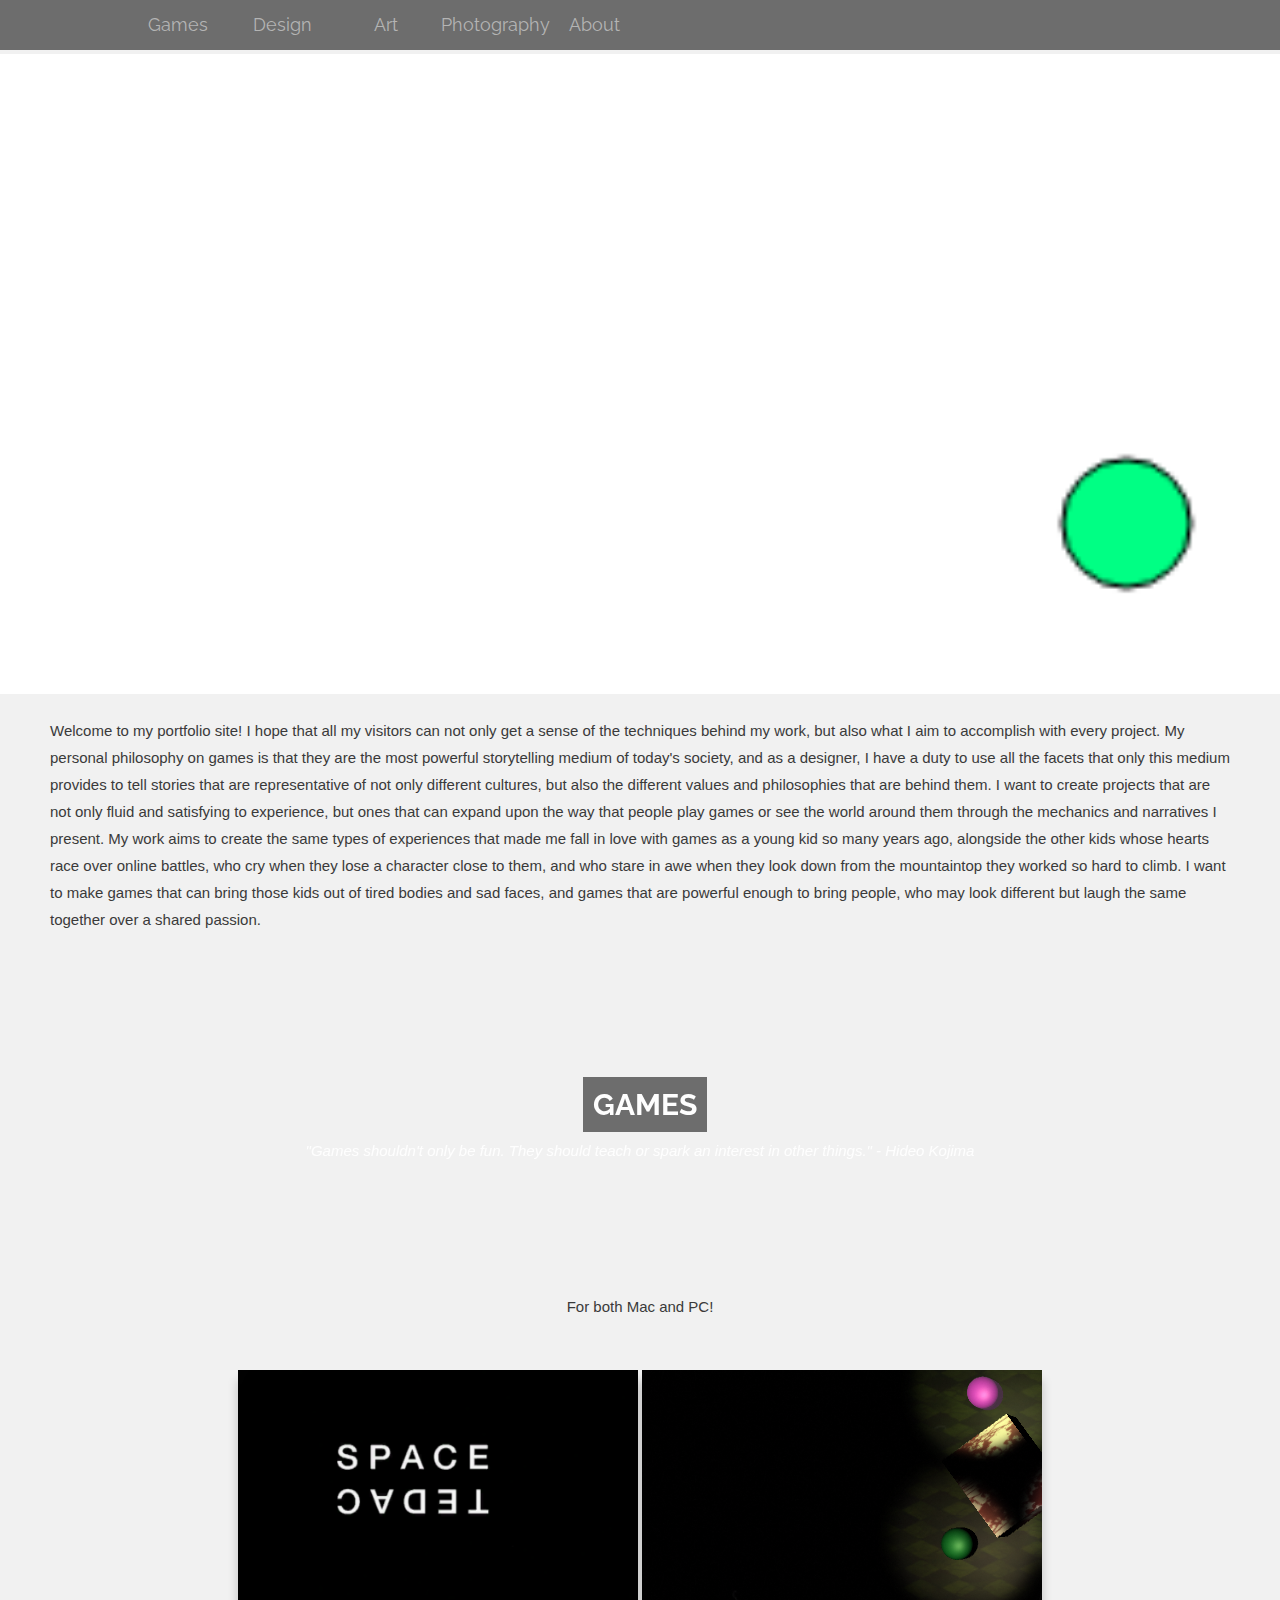
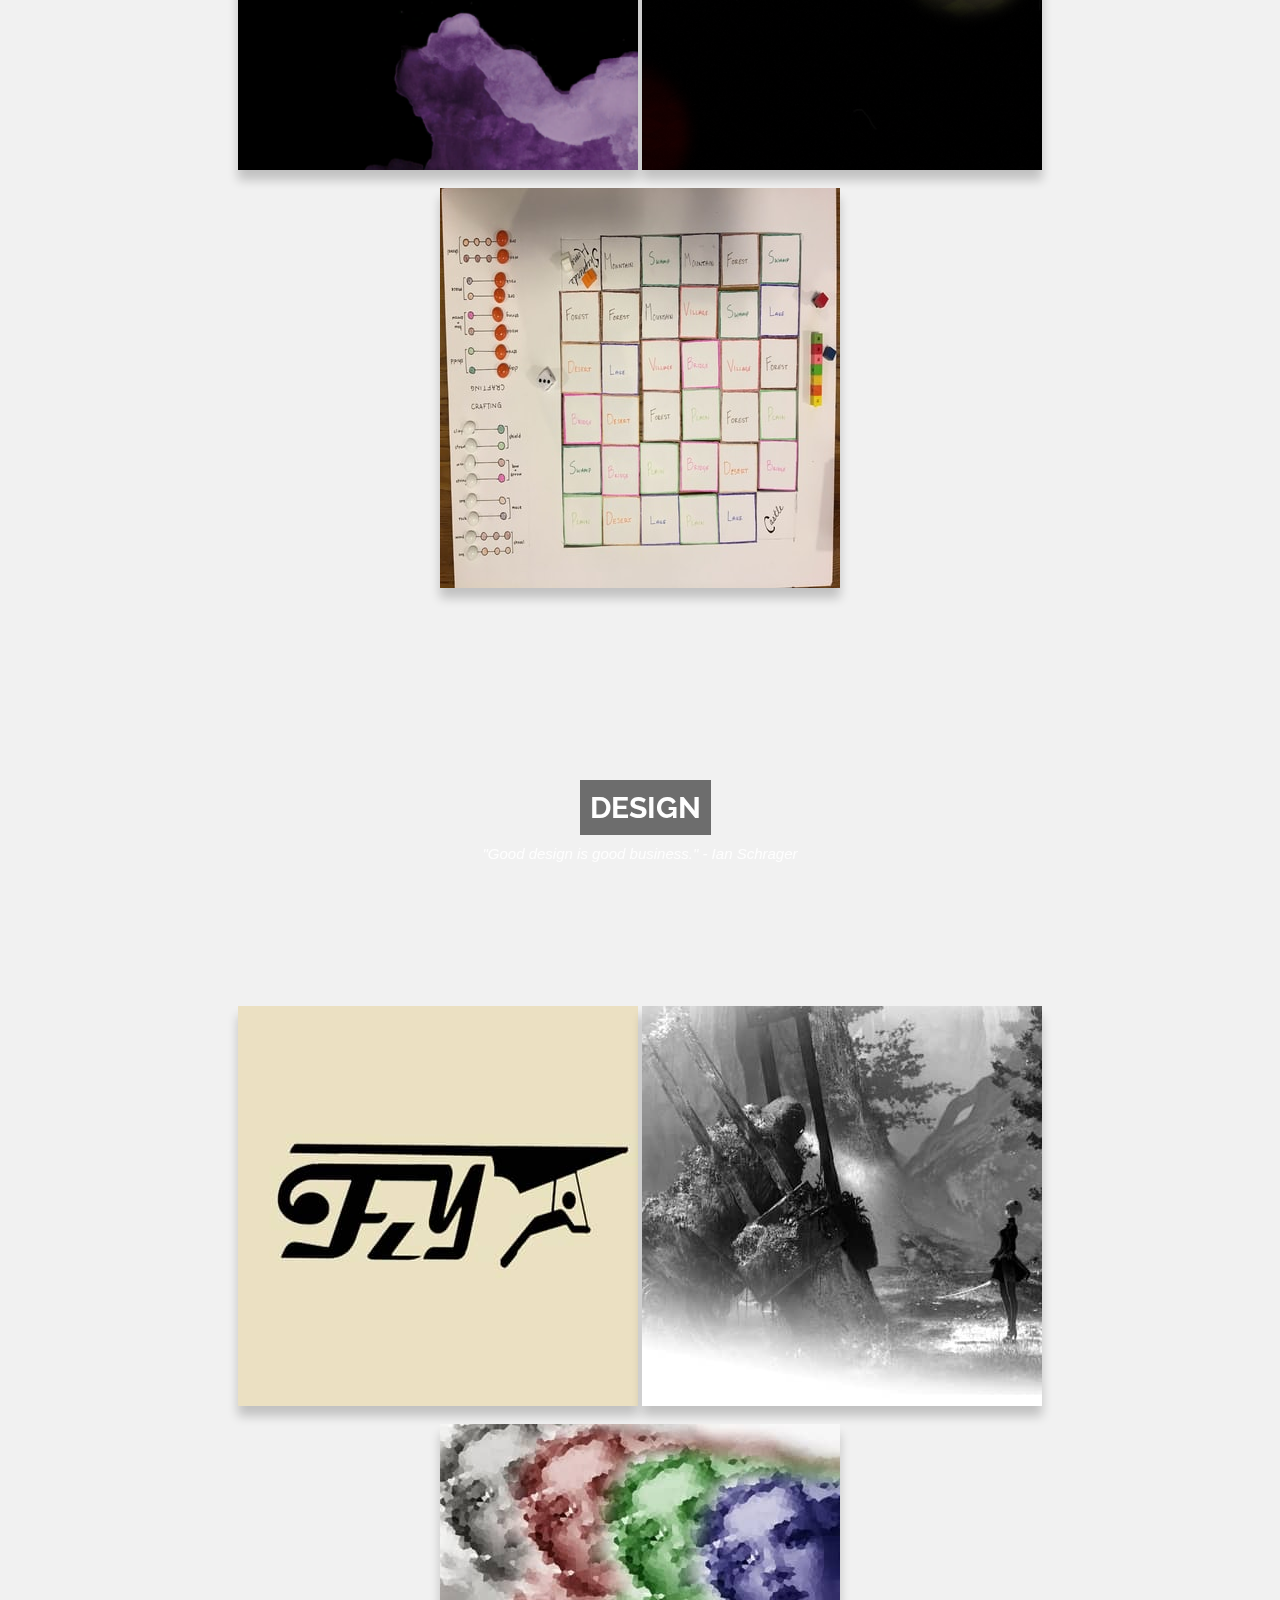
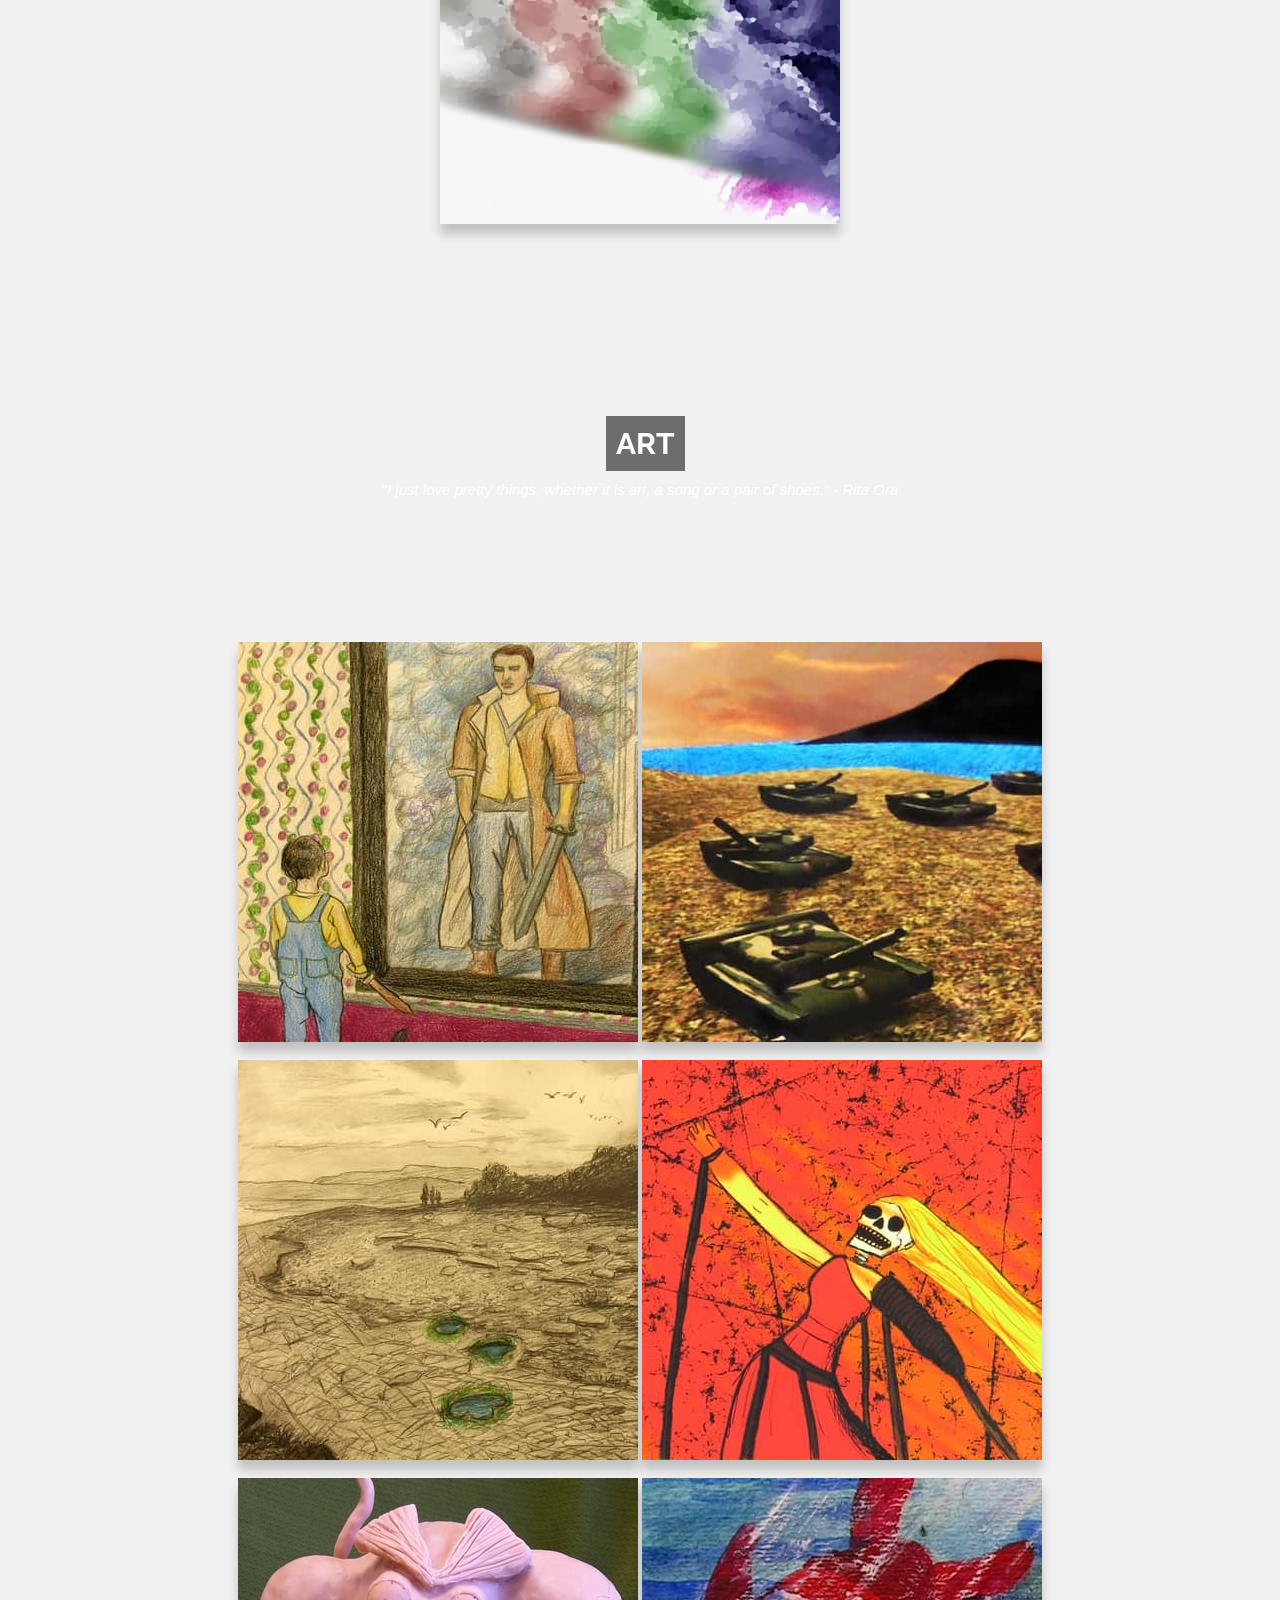
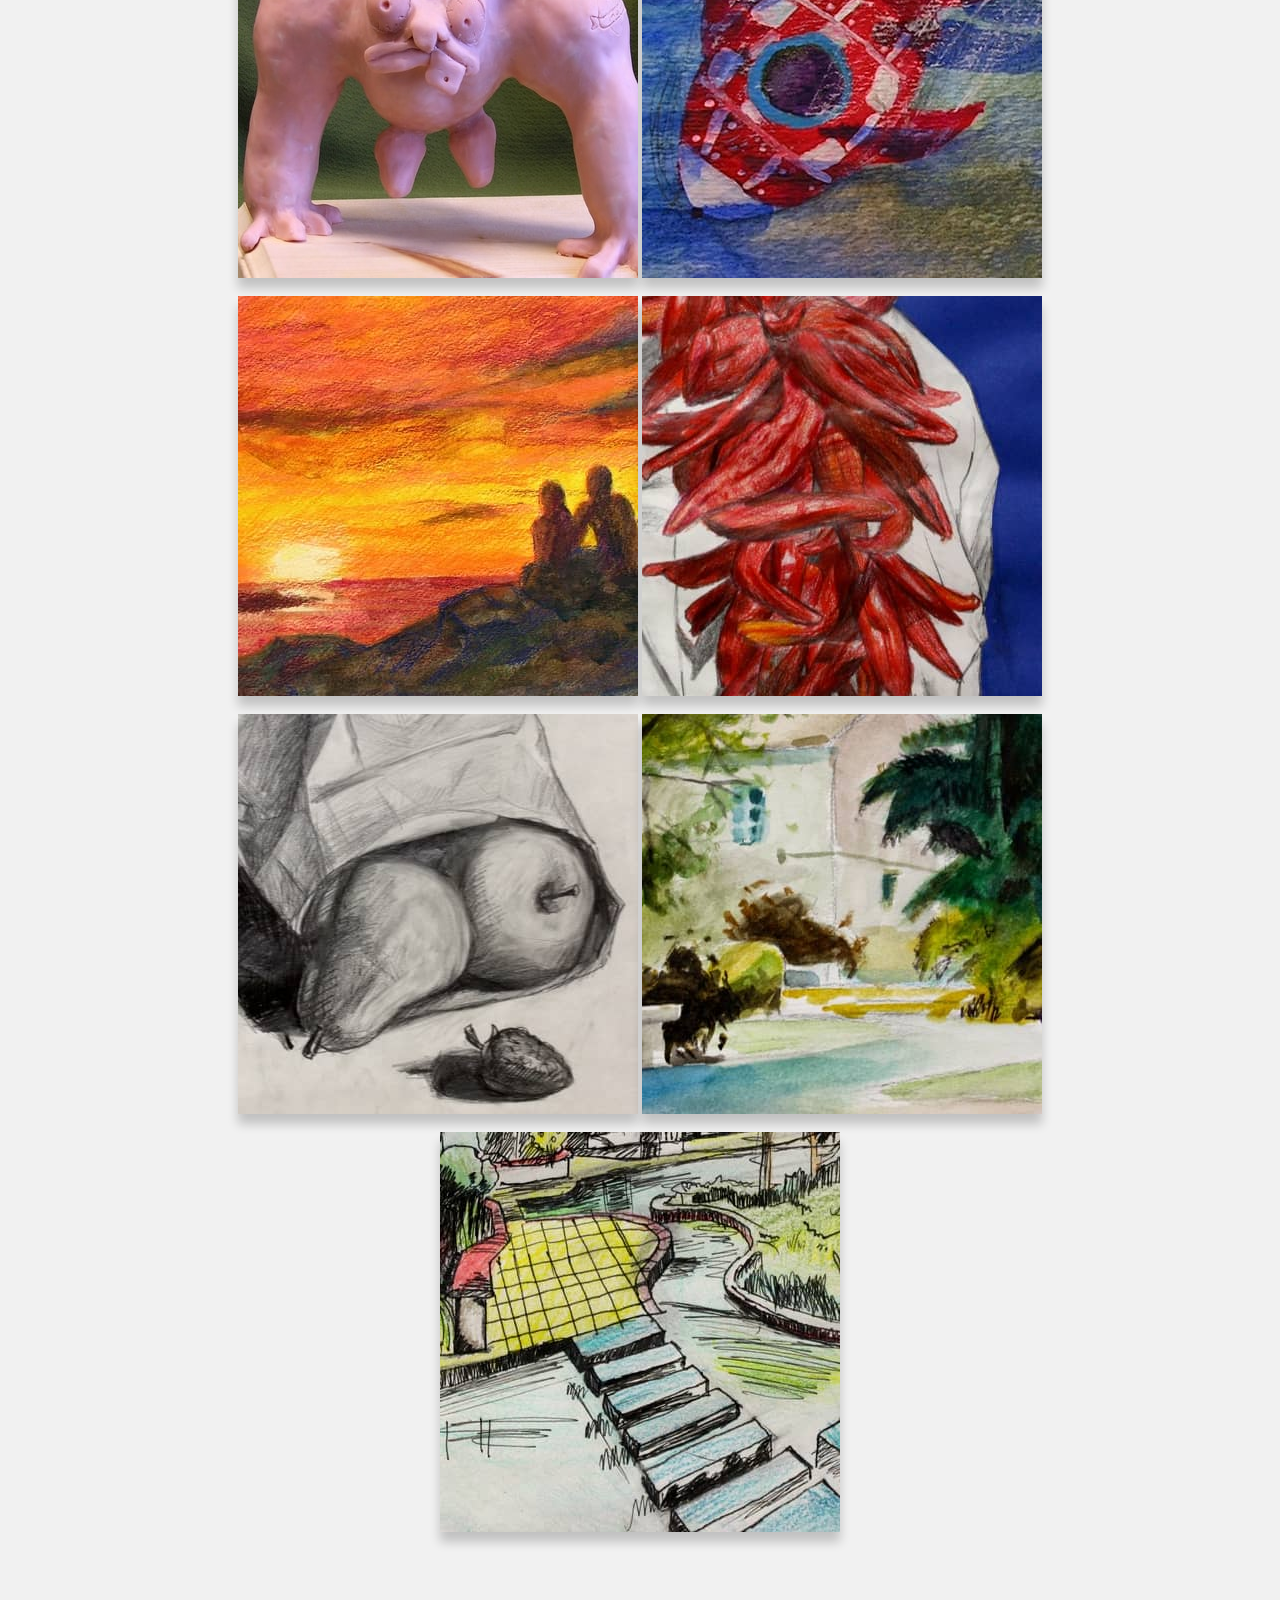
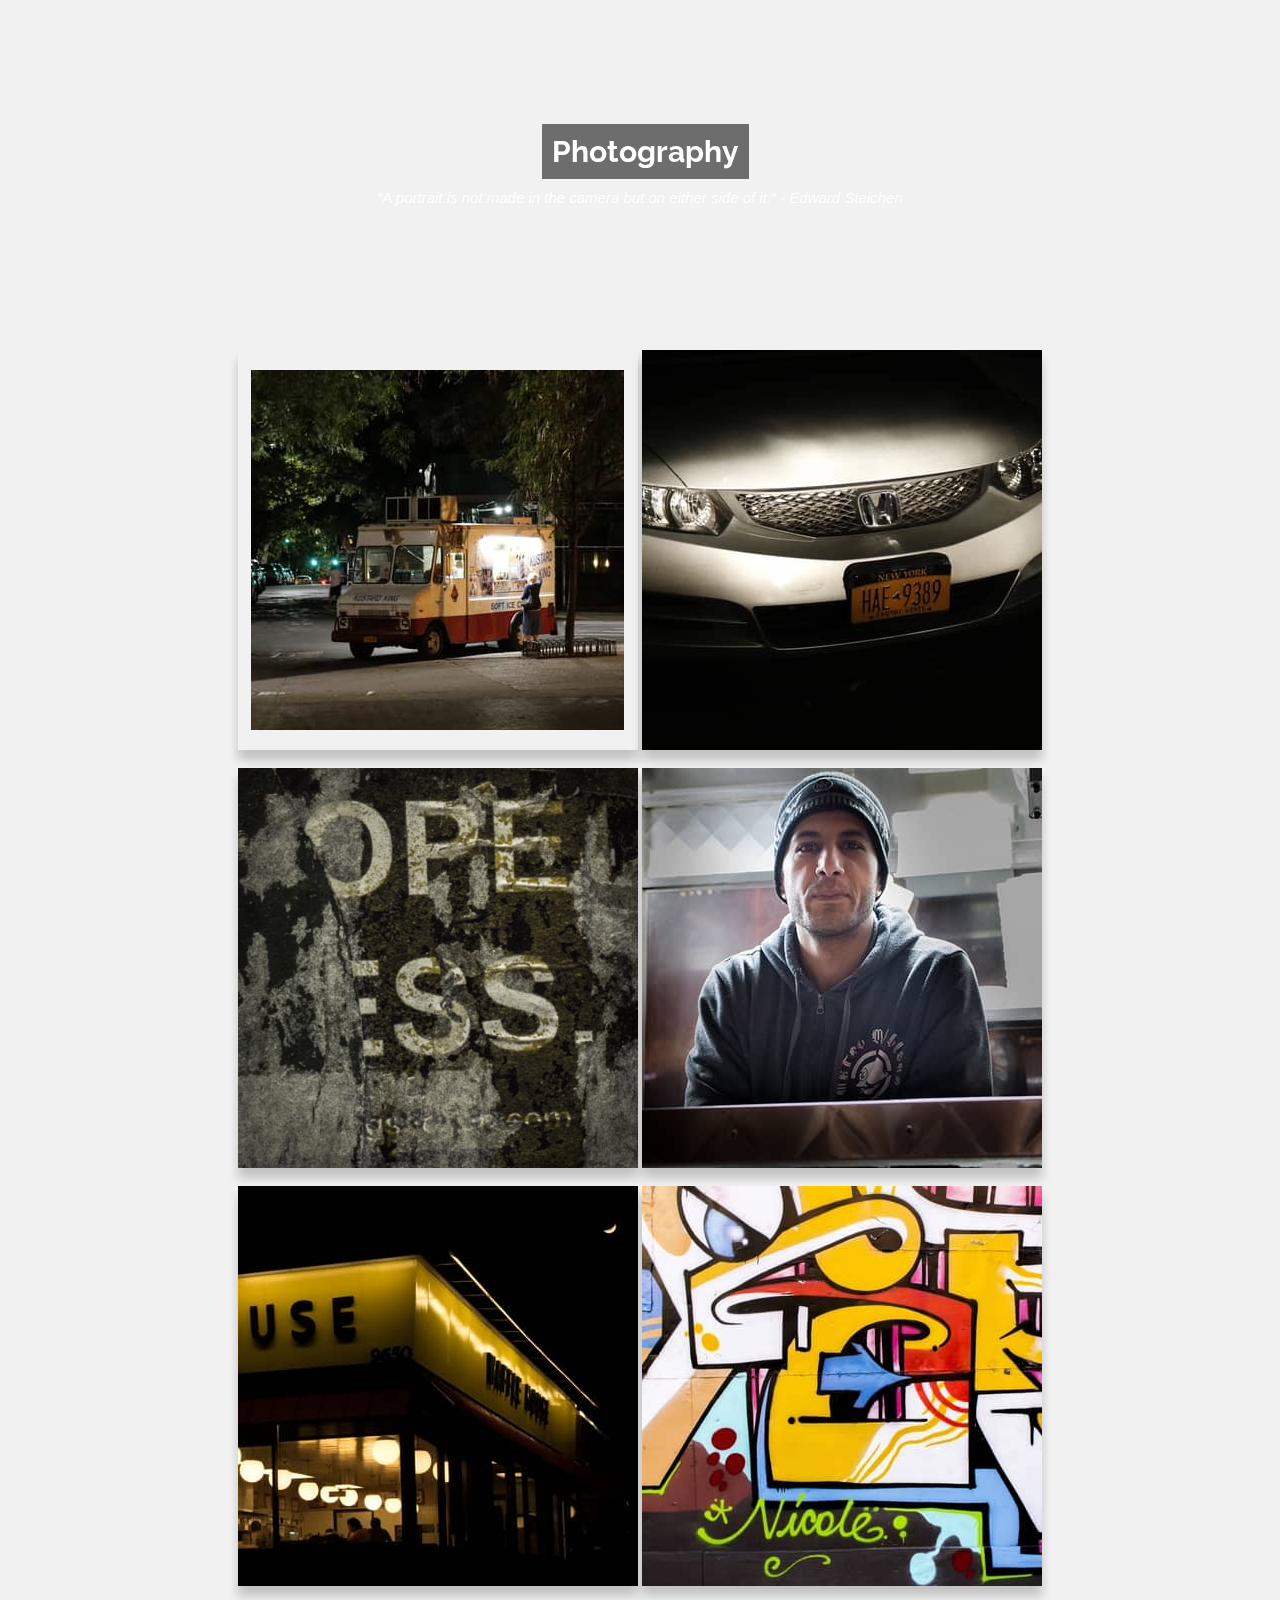
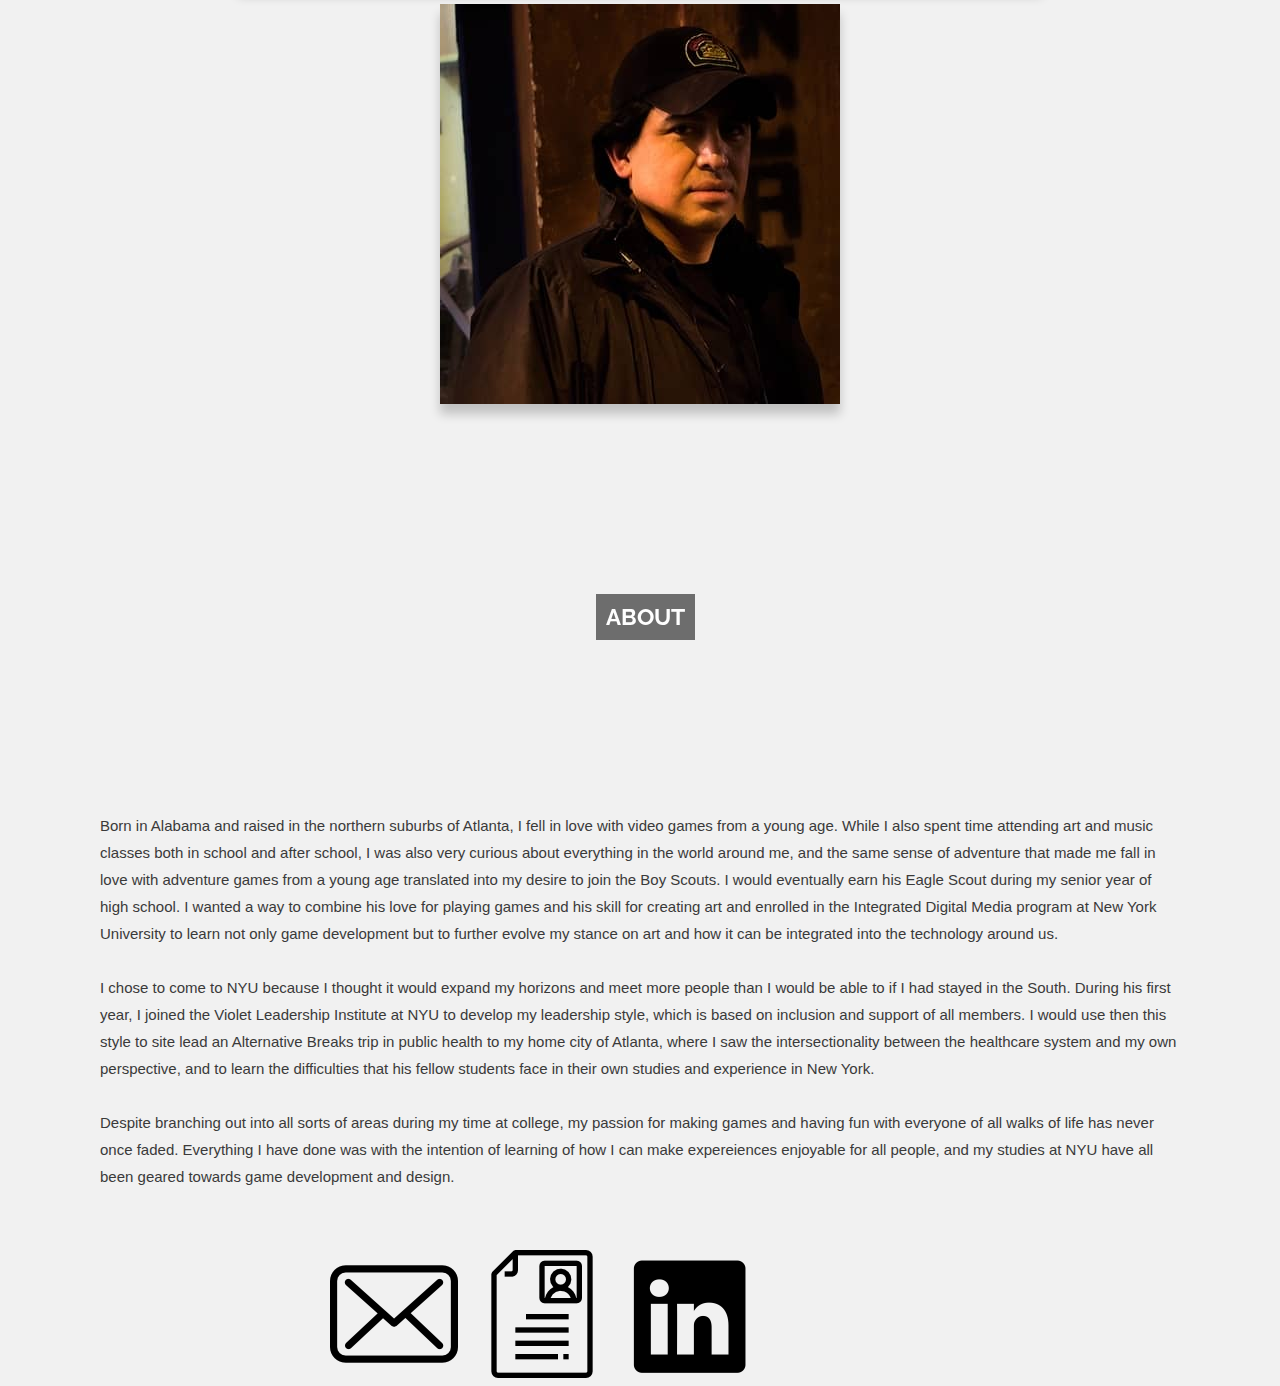
<file: Week_10/danio/index.html>
<!-- 
(•_•)
( •_•)>⌐■-■
(⌐■_■)
 -->

<!-- make all sections about games -->

<!DOCTYPE html>
<html>
<head>
	<link rel="stylesheet" type="text/css" href="main.css">
	<link href="https://fonts.googleapis.com/css?family=Raleway" rel="stylesheet">
	<meta name="description" content="The portfolio site of Daniel Jiang">
	<meta name="viewport" content="width=device-width, initial-scale=1.0">
	<meta charset="UTF-8">
	<meta name="author" content="Daniel Jiang">
	<!-- <script src="anime.min.js"></script> -->
	<title>Daniel Jiang</title>
</head>
<body>
	<header>
		<nav>
			<ul>
				<li><a href="#games">Games</a></li>
				<li><a href="#design">Design</a></li>
				<li><a href="#art">Art</a></li>
				<li><a href="#photo">Photography</a></li>
				<li><a href="#about">About</a></li>
			</ul>
		</nav>
	</header>
	<br>
	<br>
	<div>
		<canvas id="my_canvas" style="width: 100%; height: 300px border:1px solid #d3d3d3;">
			Your browser does not support the HTML5 canvas tag.
		</canvas>
		<script type="text/javascript">
			var canvas = document.getElementById("my_canvas");
			var c = canvas.getContext("2d");
			var c_width = (window.innerWidth > 0) ? window.innerWidth : screen.width;

			var timer;
			var count = 0;

			//create the container that will hold the boincing balls.
			var container = {
			  x: 0,
			  y: 0,
			  width: 300,
			  height: 200
			};
			//create the array of circles that will be animated
			var circles = [{
			  x: 50,
			  y: 100,
			  r: 10,
			  vx: 2,
			  vy: 2,
			  color: 125
			}, {
			  x: 150,
			  y: 80,
			  r: 20,
			  vx: 1,
			  vy: 2,
			  color: 205
			}, {
			  x: 90,
			  y: 150,
			  r: 5,
			  vx: 3,
			  vy: 1,
			  color: 25
			}, {
			  x: 100,
			  y: 50,
			  r: 15,
			  vx: 4,
			  vy: 4,
			  color: 100
			}];

			document.addEventListener("mousedown", function(){
			     timer=setInterval(function(){
			        document.getElementById("testdiv").innerHTML = count++;
			        //function scramble(event){
						mouse_x = event.clientX;
						mouse_y = event.clientY;

						for (var i = 0; i < circles.length; i++) {
							if (circles[i].x < mouse_x){
								circles[i].x += 1;
							} else if (circles[i].x > mouse_x){
								circles[i].x -= 1;
							}
							else {

							}
							if (circles[i].y < mouse_y){
								circles[i].y += 1;
							} else if (circles[i].y > mouse_y){
								circles[i].y -= 1;
							}
							else {

							}
						}
					//}
			     }, 100); // the above code is executed every 100 ms
			});
			// function scramble(event){
			// 	mouse_x = event.clientX;
			// 	mouse_y = event.clientY;

			// 	for (var i = 0; i < circles.length; i++) {
			// 		if (circles[i].x < mouse_x){
			// 			circles[i].x += 1;
			// 		} else if (circles[i].x > mouse_x){
			// 			circles[i].x -= 1;
			// 		}
			// 		else {

			// 		}
			// 		if (circles[i].y < mouse_y){
			// 			circles[i].y += 1;
			// 		} else if (circles[i].y > mouse_y){
			// 			circles[i].y -= 1;
			// 		}
			// 		else {

			// 		}
			// 	}
			// }

			function animate() {
				//draw the container
				c.fillStyle = "#ffffff";
				c.fillRect(container.x, container.y, container.width, container.height);

				//loop throughj the circles array
				for (var i = 0; i < circles.length; i++) {
				    //draw the circles
				    c.fillStyle = 'hsl(' + circles[i].color++ + ', 100%, 50%)';
				    c.beginPath();
				    c.arc(circles[i].x, circles[i].y, circles[i].r, 0, Math.PI * 2, true);
				    c.fill();
				    c.stroke();

				    //animation
				    if (circles[i].x - circles[i].r + circles[i].vx < container.x){ //left bound
				    	circles[i].vx = -circles[i].vx;
				    }
				    if (circles[i].x + circles[i].r + circles[i].vx > container.x + container.width) { //right bound
				    	circles[i].vx = -circles[i].vx;
				    }

				    if ((circles[i].y + circles[i].r + circles[i].vy) > (container.y + container.height)){ //bottom bound
						circles[i].vy = -circles[i].vy;
				    }
				    if (circles[i].y - circles[i].r + circles[i].vy < container.y) { //top bound
				    	circles[i].vy = -circles[i].vy;
				    }
				    circles[i].x += circles[i].vx
				    circles[i].y += circles[i].vy
				}
				requestAnimationFrame(animate);
			}
			document.addEventListener("mouseup", function(){
			    if (timer) clearInterval(timer)
			});
			requestAnimationFrame(animate);
		</script>
	</div>
	<div>
		<p style="padding-bottom: 20px; padding-top: 15px">Welcome to my portfolio site! I hope that all my visitors can not only get a sense of the techniques behind my work, but also what I aim to accomplish with every project. My personal philosophy on games is that they are the most powerful storytelling medium of today's society, and as a designer, I have a duty to use all the facets that only this medium provides to tell stories that are representative of not only different cultures, but also the different values and philosophies that are behind them. I want to create projects that are not only fluid and satisfying to experience, but ones that can expand upon the way that people play games or see the world around them through the mechanics and narratives I present. My work aims to create the same types of experiences that made me fall in love with games as a young kid so many years ago, alongside the other kids whose hearts race over online battles, who cry when they lose a character close to them, and who stare in awe when they look down from the mountaintop they worked so hard to climb. I want to make games that can bring those kids out of tired bodies and sad faces, and games that are powerful enough to bring people, who may look different but laugh the same together over a shared passion.</p>
	</div>

	<div class="parallax1" id="games">
		<div class="caption"><h1><span style="padding:10px;"> GAMES </span></h1></div>
		<div class="quote"><p><i>"Games shouldn't only be fun. They should teach or spark an interest in other things." - Hideo Kojima</i></p></div>
	</div>

	<p style="text-align: center; padding-top: 40px;">For both Mac and PC!</p>
	
	<div style="text-align:center;padding:50px 80px;text-align: center;" style="float:left">
		<div class="container">
			<img src="spacecadet.png" class="image" style="object-fit: fill;">
			<div class="overlay">
				<div class="text">Space Cadet</div>
				<div class="container-caption">Simulation of Psychedelic Trip
					<br>
					<a href="http://www.mediafire.com/file/p4uu12utg122lhx/windowsbuild.zip" target="_blank">Download</a>
					<br>
					<a href="https://github.com/SenSaiyan/spacecadet" target="_blank">Github</a>
				</div>
			</div>
		</div>
		<div class="container">
			<img src="noct.png" class="image">
			<div class="overlay">
				<div class="text">Noct</div>
				<div class="container-caption" style="padding: 10px;">Couch multiplayer game where players take turns becoming a monster, requires PlayStation 4 controllers
					<br>
					<a href="https://github.com/SenSaiyan/noct" target="_blank">Github</a>
				</div>
			</div>
		</div>
		<div class="container">
			<img src="singing_bone.jpg" class="image">
			<div class="overlay">
				<div class="text">Singing Bone</div>
				<div class="container-caption" style="padding: 10px;">Board game based loosely on the fable <i>The Singing Bone</i>.
					<br>
					<a href="https://docs.google.com/document/d/1Qgjcfd0Z-yGKHJTrM7nmBRCty6FpMqksdP1CI_wAZpo/edit?usp=sharing" target="_blank">Instructions</a>
				</div>
			</div>
		</div>
	</div>

	<div class="parallax2" id="design">
		<div class="caption"><h1><span style="padding:10px;"> DESIGN </span></h1></div>
		<div class="quote"><p><i>"Good design is good business." - Ian Schrager</i></p></div>
	</div>
<!-- 
	<p style="text-align: center; padding-top: 40px;"> Click on an Image for Full Size!</p> -->
	
	<div style="text-align:center;padding:50px 80px;text-align: center;" style="float:left">
		<div class="container">
			<a href="danieljiang-logoorbrand.png">
			<img src="thumbnails/danieljiang_logoorbr_esXpx.jpg" class="image">
			<div class="overlay">
				<div class="text">Fly Branding</div>
				<div class="container-caption">Mock Branding for Clothing Line</div>
			</div>
		</a>
		</div>
		<div class="container">
			<a href="danieljiang-poster.png">
			<img src="thumbnails/nier.jpg" class="image">
			<div class="overlay">
				<div class="text">Designathon Poster</div>
				<div class="container-caption">Entry in NYU's Digital Art Club's 2017 Designathon</div>
			</div>
		</a>
		</div>
		<div class="container">
			<a href="danieljiang-posterorad.png">
			<img src="thumbnails/pen.jpg" class="image">
			<div class="overlay">
				<div class="text">Designathon Ad</div>
				<div class="container-caption">Entry in NYU's Digital Art Club's 2017 Designathon</div>
			</div>
		</a>
		</div>
	</div>

	<!-- change to pantone strips image instead -->
	<div class="parallax3" id="art">
		<div class="caption"><h1><span style="padding:10px;"> ART </span></h1></div>
		<div class="quote"><p><i>"I just love pretty things, whether it is art, a song or a pair of shoes." - Rita Ora</i></p></div>
	</div>
<!-- 
	<p style="text-align: center; padding-top: 40px;"> Click on an Image for Full Size!</p> -->

	<div style="text-align:center;padding:50px 80px;text-align: center;" style="float:left">
		<div class="container">
			<a href="Play Time.JPG">
			<img src="thumbnails/play_time.jpg" class="image">
			<div class="overlay">
				<div class="text">Playtime</div>
				<div class="container-caption">Color Pencil on Paper, Winner of 2011 Scholastic Art and Writing Awards Silver Key</div>
			</div>
			</a>
		</div>
		<div class="container">
			<a href="3D Modeling for Games.jpg">
			<img src="thumbnails/tanks.jpg" class="image">
			<div class="overlay">
				<div class="text">Tanks</div>
				<div class="container-caption">Maya, SCAD Summer Seminar 2011</div>
			</div>
			</a>
		</div>
		<div class="container">
			<a href="Daniel Jiang 1.JPG">
			<img src="thumbnails/patagonia.jpg" class="image">
			<div class="overlay">
				<div class="text">Patagonia</div>
				<div class="container-caption">Graphite and Color Pencil on Paper</div>
			</div>
		</a>
		</div>
		<div class="container">
			<a href="Daniel Jiang 2.JPG">
			<img src="thumbnails/heat.jpg" class="image">
			<div class="overlay">
				<div class="text">Heat</div>
				<div class="container-caption">Photoshop, SCAD Summer Seminar 2013</div>
			</div>
		</a>
		</div>
		<div class="container">
			<a href="Daniel Jiang 3.JPG">
			<img src="thumbnails/fats.jpg" class="image">
			<div class="overlay">
				<div class="text">Fats</div>
				<div class="container-caption">Clay, SCAD Summer Seminar 2013</div>
			</div>
		</a>
		</div>
		<div class="container">
			<a href="DSCN7576.JPG">
			<img src="thumbnails/dive.jpg" class="image">
			<div class="overlay">
				<div class="text">Dive</div>
				<div class="container-caption">Watercolor on Paper</div>
			</div>
		</a>
		</div>
		<div class="container">
			<a href="DSCN7577.JPG">
			<img src="thumbnails/sun.jpg" class="image">
			<div class="overlay">
				<div class="text">End of Days</div>
				<div class="container-caption">Watercolor and Color Pencil on Paper</div>
			</div>
		</a>
		</div>
		<div class="container">
			<a href="IMG_3319.JPG">
			<img src="thumbnails/peppers.jpg" class="image">
			<div class="overlay">
				<div class="text">The Red</div>
				<div class="container-caption">Graphite and Color Pencil on Paper</div>
			</div>
		</a>
		</div>
		<div class="container">
			<a href="IMG_3321.JPG">
			<img src="thumbnails/food.jpg" class="image">
			<div class="overlay">
				<div class="text">Groceries</div>
				<div class="container-caption">Graphite and Color Pencil on Paper</div>
			</div>
		</a>
		</div>
		<div class="container">
			<a href="IMG_3324.JPG">
			<img src="thumbnails/watercolor.jpg" class="image">
			<div class="overlay">
				<div class="text">Pathway</div>
				<div class="container-caption">Watercolor on Paper</div>
			</div>
		</a>
		</div>
		<div class="container">
			<a href="IMG_3329.JPG">
			<img src="thumbnails/interior.jpg" class="image">
			<div class="overlay">
				<div class="text">Building Interior</div>
				<div class="container-caption">Ink and Color Pencil on Paper</div>
			</div>
		</a>
		</div>
	</div>

	<div class="parallax5" id="photo">
		<div class="caption"><h1><span style="padding:10px;"> Photography </span></h1></div>
		<div class="quote"><p><i>“A portrait is not made in the camera but on either side of it.” - Edward Steichen</i></p></div>
	</div>
<!-- 
	<p style="text-align: center; padding-top: 40px;"> Click on an Image for Full Size and Original Resolution!</p> -->

	<div style="text-align:center;padding:50px 80px;text-align: center;" style="float:left">
		<div class="container">
			<a href="_MG_1020.JPG">
				<img src="thumbnails/icecream.jpg" class="image">
			</a>
		</div>
		<div class="container">
			<a href="_MG_1021.JPG">
				<img src="thumbnails/car.jpg" class="image">
			</a>
		</div>
		<div class="container">
			<a href="Hopeless.png">
				<img src="thumbnails/hopeless.jpg" class="image">
			</a>
		</div>
		<div class="container">
			<a href="halal1.jpg">
				<img src="thumbnails/halal1.jpg" class="image">
			</a>
		</div>
		<div class="container">
			<a href="IMG_0201.jpg">
				<img src="thumbnails/waffles.jpg" class="image">
			</a>
		</div>
		<div class="container">
			<a href="Nicole's Gift.png">
				<img src="thumbnails/nicole_s_gift.jpg" class="image">
			</a>
		</div>
		<div class="container">
			<a href="parttime.jpg">
				<img src="thumbnails/parttime.jpg" class="image">
			</a>
		</div>
	</div>

	<div class="parallax4" id="about">
		<div class="caption"><h2><span style="padding:10px;"> ABOUT </span></h2></div>
	</div>

	<div>
		<p style="padding-left: 100px; padding-right: 100px; padding-top: 40px; padding-bottom: 60px;">
			<!-- too generic, stick with games -->
			<!-- get rid of high school -->
			<!-- read back -->
			Born in Alabama and raised in the northern suburbs of Atlanta, I fell in love with video games from a young age. While I also spent time attending art and music classes both in school and after school, I was also very curious about everything in the world around me, and the same sense of adventure that made me fall in love with adventure games from a young age translated into my desire to join the Boy Scouts. I would eventually earn his Eagle Scout during my senior year of high school. I wanted a way to combine his love for playing games and his skill for creating art and enrolled in the Integrated Digital Media program at New York University to learn not only game development but to further evolve my stance on art and how it can be integrated into the technology around us.
			<br>
			<br>
			<!-- elaborate on AB/site leading -->
			<!-- reduce redundancy -->
			<!-- bio too over the place, focus on one thing -->
			<!-- tailor bio -->
			I chose to come to NYU because I thought it would expand my horizons and meet more people than I would be able to if I had stayed in the South. During his first year, I joined the Violet Leadership Institute at NYU to develop my leadership style, which is based on inclusion and support of all members. I would use then this style to site lead an Alternative Breaks trip in public health to my home city of Atlanta, where I saw the intersectionality between the healthcare system and my own perspective, and to learn the difficulties that his fellow students face in their own studies and experience in New York.
			<br>
			<br>
			Despite branching out into all sorts of areas during my time at college, my passion for making games and having fun with everyone of all walks of life has never once faded. Everything I have done was with the intention of learning of how I can make expereiences enjoyable for all people, and my studies at NYU have all been geared towards game development and design.</p>
	</div>

	<div style="display: block; margin-left: auto; margin-right: auto; width: 50%;">
		<a href="mailto:djj286@nyu.edu" target="_blank">
			<img src="mail.png" style="position: relative; padding: 0px 10px 0px 10px; float: left; display: inline;">
		</a>
		<a href="Daniel_Jiang_Resume.pdf" target="_blank">
			<img src="resume.png" style="position: relative; padding: 0px 10px 0px 10px; float: left; display: inline;">
		</a>
		<a href="https://www.linkedin.com/in/daniel-jiang-a4165b12a/" target="_blank" style="position: relative; padding: 0px 10px 0px 10px; display: inline;">
			<img src="linkedin.png">
		</a>
	</div>
</body>
</html>
</file>
<file: Final/danio/main.css>
h1,h2{
	font-family: 'Raleway', sans-serif;
  margin: 0 auto;
}
p{
	/*font: 600 15px/1.8 "Lato", sans-serif;*/
	margin: 0 auto;
  padding-left: 50px;
  padding-right: 50px;
  text-decoration: none;
}
body, html{
	/*font-family: 'Scada', sans-serif;*/
  margin: 0 auto;
  height: 100%;
  margin: 0 auto;
  font: 400 15px/1.8 "Lato", sans-serif;
  color: #3a3a3a;
  background-color: #f1f1f1;
}
span{
  background-color: #6d6d6d
}

a{
  text-decoration: none;
}

a:link {
    text-decoration: none;
}

a:visited {
    text-decoration: none;
}

a:hover {
    text-decoration: underline;
}

a:active {
    text-decoration: underline;
}

/*work entries*/
.container{
  display: inline-block;
	position: relative;
	width: 400px;
  height: 400px;
  padding: 0px;
	box-shadow: 0 10px 10px 0 rgba(0,0,0,0.2);
	transition: 0.3s;
  margin-left: auto;
  margin-right: auto;
  margin-bottom: 10px;
  overflow: hidden;
}
.image{
	width: 100%;
	height: 100%;
  padding: 0px;
  overflow: hidden;
  object-fit: none;
  object-position: center;
}
.overlay{
	position: absolute;
	top: 0;
	bottom: 0;
	left: 0;
  right: 0;
	height: 100%;
	width: 100%;
	opacity: 0;
  padding: 0px;
	transition: .5s ease;
	background-color: #6d6d6d;
}
.container:hover .overlay {
	opacity: .85;
	box-shadow: 0 8px 16px 0 rgba(0,0,0,0.2);
}
.text {
	color: white;
	font-size: 30px;
	position: relative;
	top: 50%;
	left: 50%;
	transform: translate(-50%, -50%);
	-ms-transform: translate(-50%, -50%);
	text-align: center;
	opacity: 1;
}
.container-caption{
  color: white;
  font-size: 15px;
  position: relative;
  top: 50%;
  left: 50%;
  transform: translate(-50%, -50%);
  -ms-transform: translate(-50%, -50%);
  text-align: center;
  opacity: 1;
}
.container-caption a{
  text-decoration: none;
}

/*parallax scrolling*/
.parallax1, .parallax2, .parallax3, .parallax4, .parallax5{
  -webkit-filter: grayscale(100%);
  filter: grayscale(100%);
  margin: 0 auto;
  padding: 0;
  background-attachment: fixed;
  background-position: center;
  background-repeat: no-repeat;
  background-size: cover;
  height: 300px;
}
.parallax1{
	background-image: url(img_parallax.jpg);
}
.parallax2{
	background-image: url(img_parallax2.jpg);
}
.parallax3{
	background-image: url(img_parallax3.jpg);
}
.parallax4{
  background-image: url(img_parallax4.jpg);
}
.parallax5{
  background-image: url(img_parallax5.jpg);
}
.caption {
  position: relative;
  left: 0;
  top: 40%;
  /*width: 100%;*/
  text-align: center;
  color: #fffeff;
  padding:5px;
}
.quote{
  position: relative;
  left: 0;
  top: 40%;
  width: 100%;
  text-align: center;
  color: #fffeff;
}

/*Nav bar*/
nav{
  position: fixed;
  width: 100%;
  z-index: 10;
}

.topnav {
  overflow: hidden;
  background-color: #6d6d6d;
  width: 100%;
  padding: 0px;
  /*height: 50px;*/
  position: fixed;
  margin-bottom: 10px;
  margin-top: 0px;
  /*z-index: 10;*/
  background-color: #6d6d6d;
}

.topnav a {
  font-family: 'Raleway', sans-serif;
  float: left;
  display: block;
  color: #b4b4b4;
  text-align: center;
  padding: 14px 16px;
  text-decoration: none;
  font-size: 17px;
  transition: all .65s;
}

.topnav a:hover {
  background-color: #6d6d6d;
  color: #fff;
}

.active {
  background-color: #4CAF50;
  color: white;
}

.topnav .icon {
  display: none;
}

@media screen and (max-width: 768px) {
  .topnav a {
    display: none;
    transition: all .65s;
  }
  .topnav a.icon {
    float: right;
    display: block;
    transition: all .65s;
  }
  .topnav.responsive {
    position: relative;
    transition: all .65s;
  }
  .topnav.responsive .icon {
    transition: all .65s;
    position: absolute;
    right: 0;
    top: 0;
  }
  .topnav.responsive a {
    transition: all .65s;
    float: none;
    display: block;
    text-align: left;
  }
}


/*slideshow*/
img{
  margin: 0 auto;
  padding: 0;
}

* {box-sizing: border-box}
.mySlides1, .mySlides2 {display: none}

/* Slideshow container */
.slideshow-container {
  max-width: 1000px;
  position: relative;
  margin: auto;
  height: 450px;
}

/* Next & previous buttons */
.prev, .next {
  cursor: pointer;
  position: absolute;
  top: 50%;
  width: auto;
  padding: 16px;
  margin-top: -22px;
  color: #b4b4b4;
  font-weight: bold;
  font-size: 18px;
  transition: 0.6s ease;
  user-select: none;
  text-decoration: none;
}

/* Position the "next button" to the right */
.next {
  right: 0;
  border-radius: 150px;
  text-decoration: none;
}

.prev {
  left: 0;
  border-radius: 150px;
  text-decoration: none;
}

.prev:hover, .next:hover {
  background-color: #b4b4b4;
  color: white;
  text-decoration: none;
}

*.unselectable {
   -moz-user-select: -moz-none;
   -khtml-user-select: none;
   -webkit-user-select: none;

   /*
     Introduced in IE 10.
     See http://ie.microsoft.com/testdrive/HTML5/msUserSelect/
   */
   -ms-user-select: none;
   user-select: none;
}
</file>
<file: Midterm/danio/main.css>
h1,h2{
	font-family: 'Raleway', sans-serif;
  margin: 0 auto;
}
p{
	/*font: 600 15px/1.8 "Lato", sans-serif;*/
	margin: 0 auto;
  padding-left: 50px;
  padding-right: 50px;
  text-decoration: none;
}
body, html{
	/*font-family: 'Scada', sans-serif;*/
  margin: 0 auto;
  height: 100%;
  margin: 0 auto;
  font: 400 15px/1.8 "Lato", sans-serif;
  color: #3a3a3a;
  background-color: #f1f1f1;
}
span{
  background-color: #6d6d6d
}

a{
  text-decoration: none;
}

a:link {
    text-decoration: none;
}

a:visited {
    text-decoration: none;
}

a:hover {
    text-decoration: none;
}

a:active {
    text-decoration: underline;
}

/*work entries*/
.container{
  display: inline-block;
	position: relative;
	width: 400px;
  height: 400px;
  padding: 0px;
	box-shadow: 0 10px 10px 0 rgba(0,0,0,0.2);
	transition: 0.3s;
  margin-left: auto;
  margin-right: auto;
  margin-bottom: 10px;
  overflow: hidden;
}
.image{
	width: 100%;
	height: 100%;
  padding: 0px;
  overflow: hidden;
  object-fit: none;
  object-position: center;
}
.overlay{
	position: absolute;
	top: 0;
	bottom: 0;
	left: 0;
  right: 0;
	height: 100%;
	width: 100%;
	opacity: 0;
  padding: 0px;
	transition: .5s ease;
	background-color: #6d6d6d;
}
.container:hover .overlay {
	opacity: .85;
	box-shadow: 0 8px 16px 0 rgba(0,0,0,0.2);
}
.text {
	color: white;
	font-size: 30px;
	position: relative;
	top: 50%;
	left: 50%;
	transform: translate(-50%, -50%);
	-ms-transform: translate(-50%, -50%);
	text-align: center;
	opacity: 1;
}
.container-caption{
  color: white;
  font-size: 15px;
  position: relative;
  top: 50%;
  left: 50%;
  transform: translate(-50%, -50%);
  -ms-transform: translate(-50%, -50%);
  text-align: center;
  opacity: 1;
}
.container-caption a{
  text-decoration: none;
}

/*parallax scrolling*/
.parallax1, .parallax2, .parallax3, .parallax4, .parallax5{
  -webkit-filter: grayscale(100%);
  filter: grayscale(100%);
  margin: 0 auto;
  padding: 0;
  background-attachment: fixed;
  background-position: center;
  background-repeat: no-repeat;
  background-size: cover;
  height: 300px;
}
.parallax1{
	background-image: url(img_parallax.jpg);
}
.parallax2{
	background-image: url(img_parallax2.jpg);
}
.parallax3{
	background-image: url(img_parallax3.jpg);
}
.parallax4{
  background-image: url(img_parallax4.jpg);
}
.parallax5{
  background-image: url(img_parallax5.jpg);
}
.caption {
  position: relative;
  left: 0;
  top: 40%;
  /*width: 100%;*/
  text-align: center;
  color: #fffeff;
  padding:5px;
}
.quote{
  position: relative;
  left: 0;
  top: 40%;
  width: 100%;
  text-align: center;
  color: #fffeff;
}

/*Nav bar*/
nav{
  position: fixed;
  width: 100%;
  z-index: 10;
}

.topnav {
  overflow: hidden;
  background-color: #6d6d6d;
  width: 100%;
  padding: 0px;
  /*height: 50px;*/
  position: fixed;
  margin-bottom: 10px;
  margin-top: 0px;
  /*z-index: 10;*/
  background-color: #6d6d6d;
}

.topnav a {
  font-family: 'Raleway', sans-serif;
  float: left;
  display: block;
  color: #b4b4b4;
  text-align: center;
  padding: 14px 16px;
  text-decoration: none;
  font-size: 17px;
  transition: all .65s;
}

.topnav a:hover {
  background-color: #6d6d6d;
  color: #fff;
}

.active {
  background-color: #4CAF50;
  color: white;
}

.topnav .icon {
  display: none;
}

@media screen and (max-width: 768px) {
  .topnav a {
    display: none;
    transition: all .65s;
  }
  .topnav a.icon {
    float: right;
    display: block;
    transition: all .65s;
  }
  .topnav.responsive {
    position: relative;
    transition: all .65s;
  }
  .topnav.responsive .icon {
    transition: all .65s;
    position: absolute;
    right: 0;
    top: 0;
  }
  .topnav.responsive a {
    transition: all .65s;
    float: none;
    display: block;
    text-align: left;
  }
}


/*slideshow*/
img{
  margin: 0 auto;
  padding: 0;
}

* {box-sizing: border-box}
.mySlides1, .mySlides2 {display: none}

/* Slideshow container */
.slideshow-container {
  max-width: 1000px;
  position: relative;
  margin: auto;
  height: 450px;
}

/* Next & previous buttons */
.prev, .next {
  cursor: pointer;
  position: absolute;
  top: 50%;
  width: auto;
  padding: 16px;
  margin-top: -22px;
  color: #b4b4b4;
  font-weight: bold;
  font-size: 18px;
  transition: 0.6s ease;
  user-select: none;
  text-decoration: none;
}

/* Position the "next button" to the right */
.next {
  right: 0;
  border-radius: 150px;
  text-decoration: none;
}

.prev {
  left: 0;
  border-radius: 150px;
  text-decoration: none;
}

.prev:hover, .next:hover {
  background-color: #b4b4b4;
  color: white;
  text-decoration: none;
}

*.unselectable {
   -moz-user-select: -moz-none;
   -khtml-user-select: none;
   -webkit-user-select: none;

   /*
     Introduced in IE 10.
     See http://ie.microsoft.com/testdrive/HTML5/msUserSelect/
   */
   -ms-user-select: none;
   user-select: none;
}
</file>
<file: Week_10/danio/main.css>
h1,h2{
	font-family: 'Raleway', sans-serif;
  margin: 0 auto;
}
p{
	/*font: 600 15px/1.8 "Lato", sans-serif;*/
	margin: 0 auto;
  padding-left: 50px;
  padding-right: 50px;
}
body, html{
	/*font-family: 'Scada', sans-serif;*/
  margin: 0 auto;
  height: 100%;
  margin: 0 auto;
  font: 400 15px/1.8 "Lato", sans-serif;
  color: #3a3a3a;
  background-color: #f1f1f1;
}
span{
  background-color: #6d6d6d
}

a:link {
    text-decoration: none;
}

a:visited {
    text-decoration: none;
}

a:hover {
    text-decoration: underline;
}

a:active {
    text-decoration: underline;
}

/*work entries*/
.container{
  display: inline-block;
	position: relative;
	width: 400px;
  height: 400px;
  padding: 0px;
	box-shadow: 0 10px 10px 0 rgba(0,0,0,0.2);
	transition: 0.3s;
  margin-left: auto;
  margin-right: auto;
  margin-bottom: 10px;
  overflow: hidden;
}
.image{
	width: 100%;
	height: 100%;
  padding: 0px;
  overflow: hidden;
  object-fit: none;
  object-position: center;
}
.overlay{
	position: absolute;
	top: 0;
	bottom: 0;
	left: 0;
  right: 0;
	height: 100%;
	width: 100%;
	opacity: 0;
  padding: 0px;
	transition: .5s ease;
	background-color: #6d6d6d;
}
.container:hover .overlay {
	opacity: .85;
	box-shadow: 0 8px 16px 0 rgba(0,0,0,0.2);
}
.text {
	color: white;
	font-size: 30px;
	position: relative;
	top: 50%;
	left: 50%;
	transform: translate(-50%, -50%);
	-ms-transform: translate(-50%, -50%);
	text-align: center;
	opacity: 1;
}
.container-caption{
  color: white;
  font-size: 15px;
  position: relative;
  top: 50%;
  left: 50%;
  transform: translate(-50%, -50%);
  -ms-transform: translate(-50%, -50%);
  text-align: center;
  opacity: 1;
}



/*parallax scrolling*/
.parallax1, .parallax2, .parallax3, .parallax4, .parallax5{
  -webkit-filter: grayscale(100%); /* Safari 6.0 - 9.0 */
  filter: grayscale(100%);
  margin: 0 auto;
  background-attachment: fixed;
  background-position: center;
  background-repeat: no-repeat;
  background-size: cover;
  height: 300px;
}
.parallax1{
	background-image: url(img_parallax.jpg);
}
.parallax2{
	background-image: url(img_parallax2.jpg);
}
.parallax3{
	background-image: url(img_parallax3.jpg);
}
.parallax4{
  /*background-repeat: no-repeat;  */
  /*object-fit: cover;
  background-size: 100%;
  max-width: 100%;
  width: 100%;*/
  background-image: url(img_parallax4.jpg);
}
.parallax5{
  /*background-repeat: no-repeat;
  background-size: 100%;*/
  background-image: url(img_parallax5.jpg);
}
.caption {
  position: relative;
  /*font-family: 40px 'Playfair Display SC', serif;*/
  left: 0;
  top: 40%;
  width: 100%;
  text-align: center;
  color: #fffeff;
  padding:5px;
  /*letter-spacing: 10px;*/
}
.quote{
  position: relative;
  left: 0;
  top: 40%;
  width: 100%;
  text-align: center;
  color: #fffeff;

}
/*.caption span.border {
  background-color: #6d6d6d;
  color: #fffeff;
  padding: 18px;
  font-size: 25px;
  letter-spacing: 10px;
}*/
@media only screen and (max-device-width: 1024px) {
    .bgimg-1, .bgimg-2, .bgimg-3 {
        background-attachment: scroll;
    }
}



/*navigation bar*/
header {
  width: 100%;
  padding: 0 10%;
  height: 50px;
  position: fixed;
  margin-bottom: 10px;
  margin-top: 0px;
  z-index: 10;
  background-color: #6d6d6d;
}
nav {
  /*float: right;*/
  display: inline-block;
}
nav ul {
  list-style-type: none;
  text-align-center;
  padding: 0 10px 0 0 ;
  margin: 0;
  line-height: 20px;
  background-color: #6d6d6d;
}
nav li {
  /*float: right;*/
  font-family: 'Raleway', sans-serif;
  font-size: 18px;
  height: 50px;
  line-height: 50px;
  width: 100px;
  /*width: 30%;*/
  display: inline-block;
}
nav a {
  text-decoration: none;
  color: #b4b4b4;
  display: block;
  text-align: center;
  transition: all .65s;
}
nav a:hover {
  background-color: #6d6d6d;
  color: #fff;
}

@media screen and (max-width: 500px) {
  nav a {
    float: none;
    display: block;
    text-align: left;
  }
  .header-right {
    float: none;
  }
}
</file>
